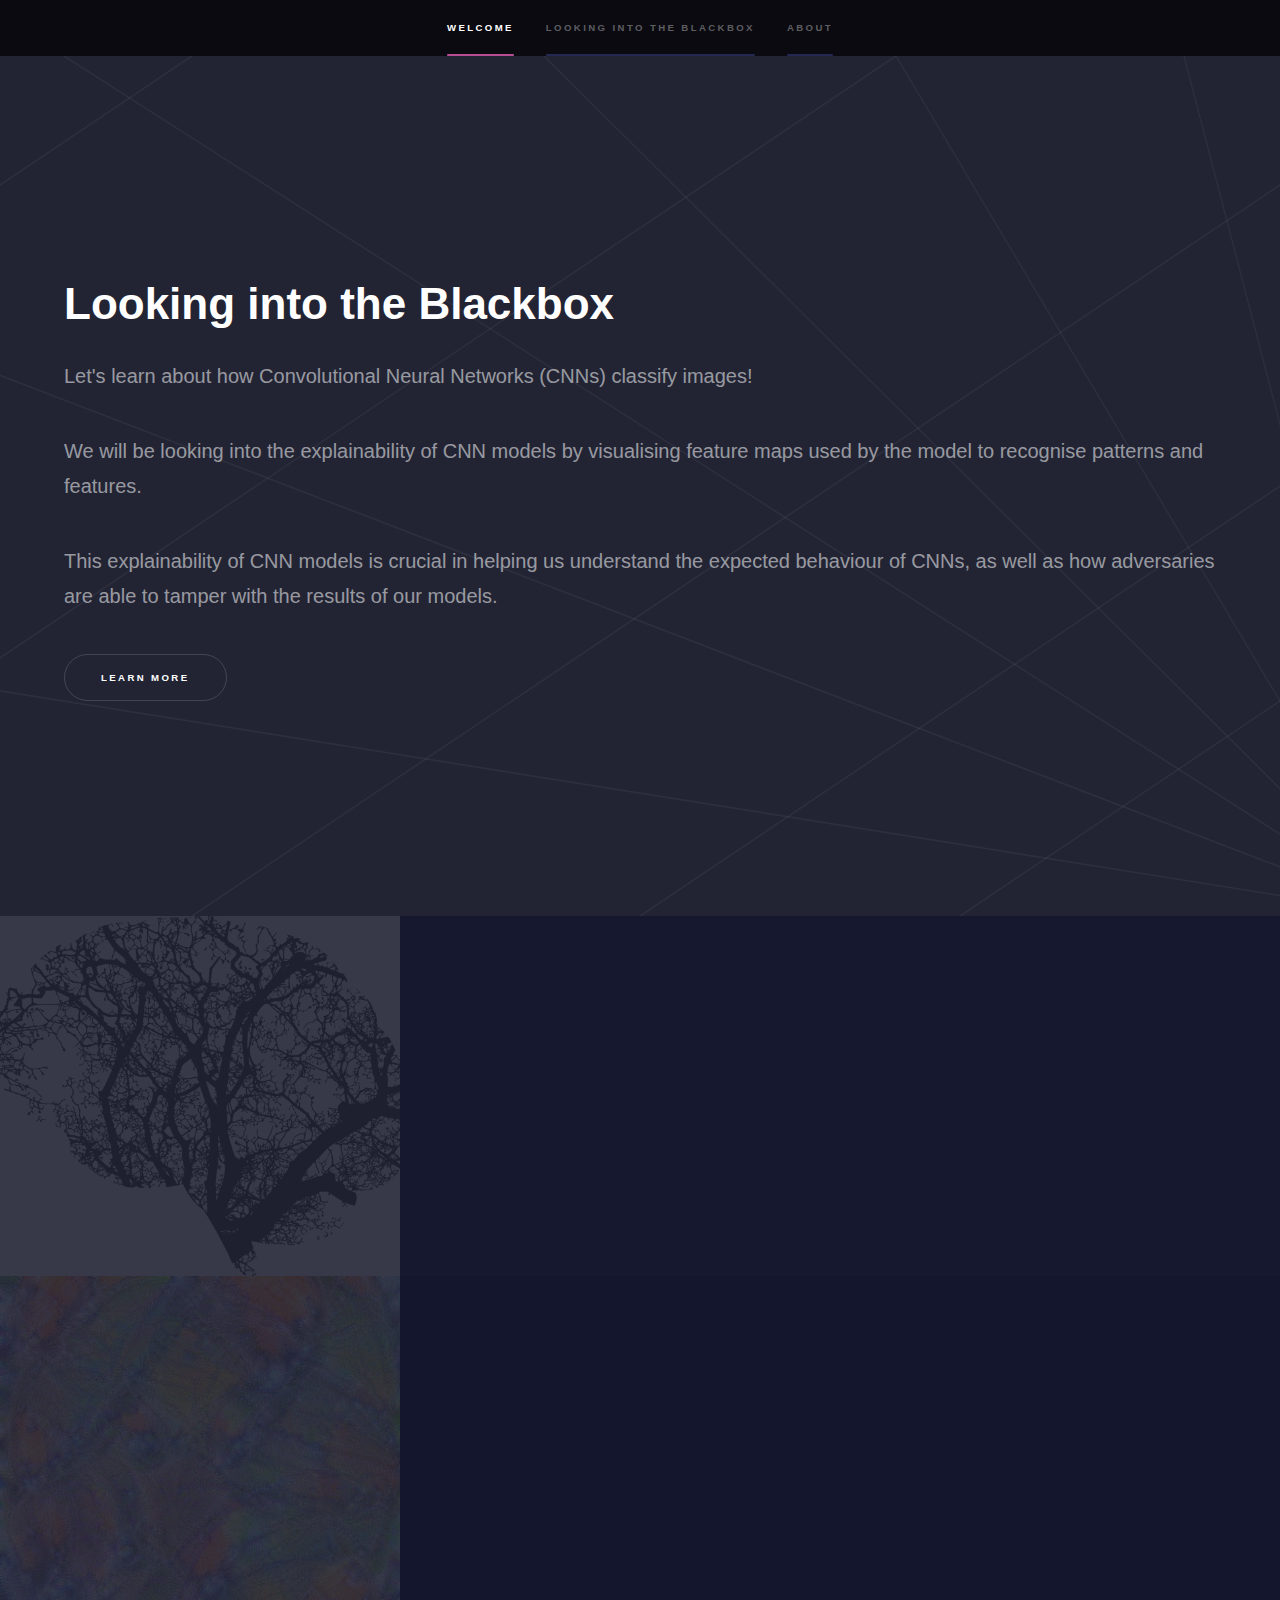
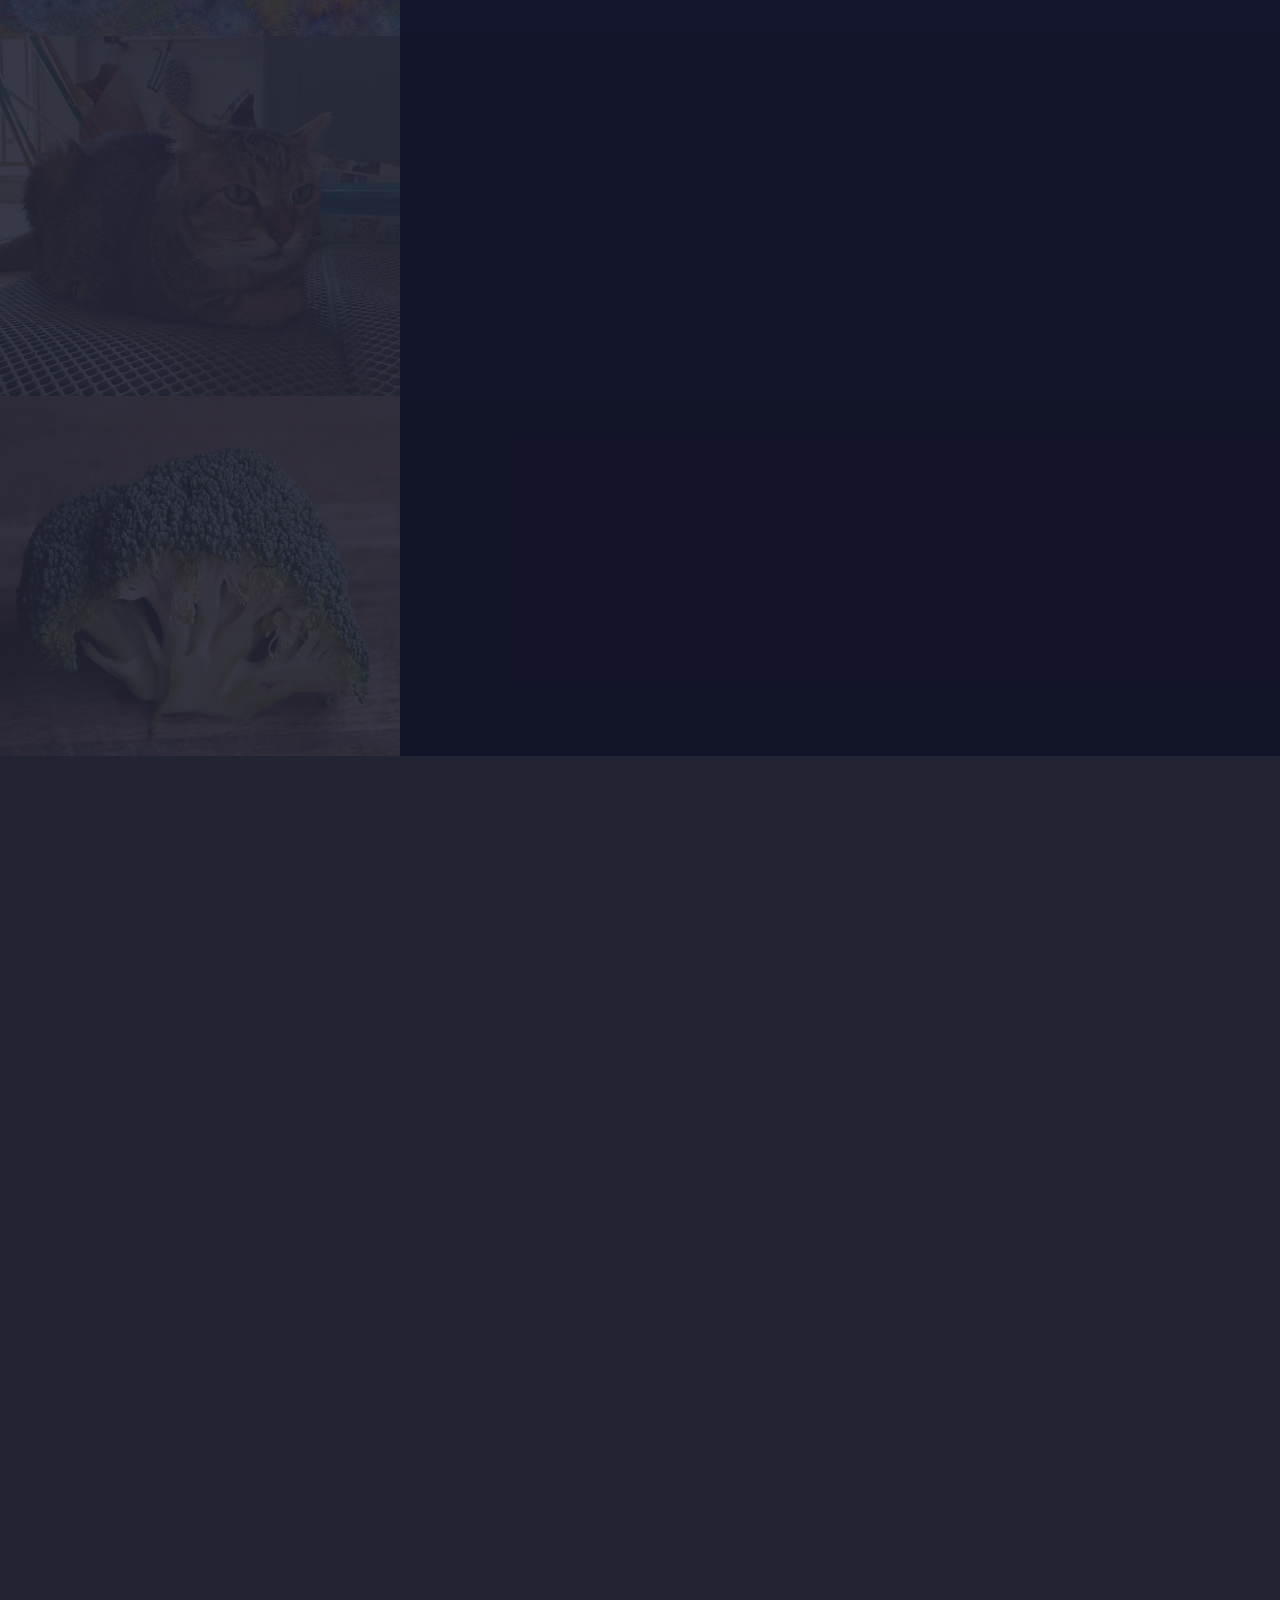
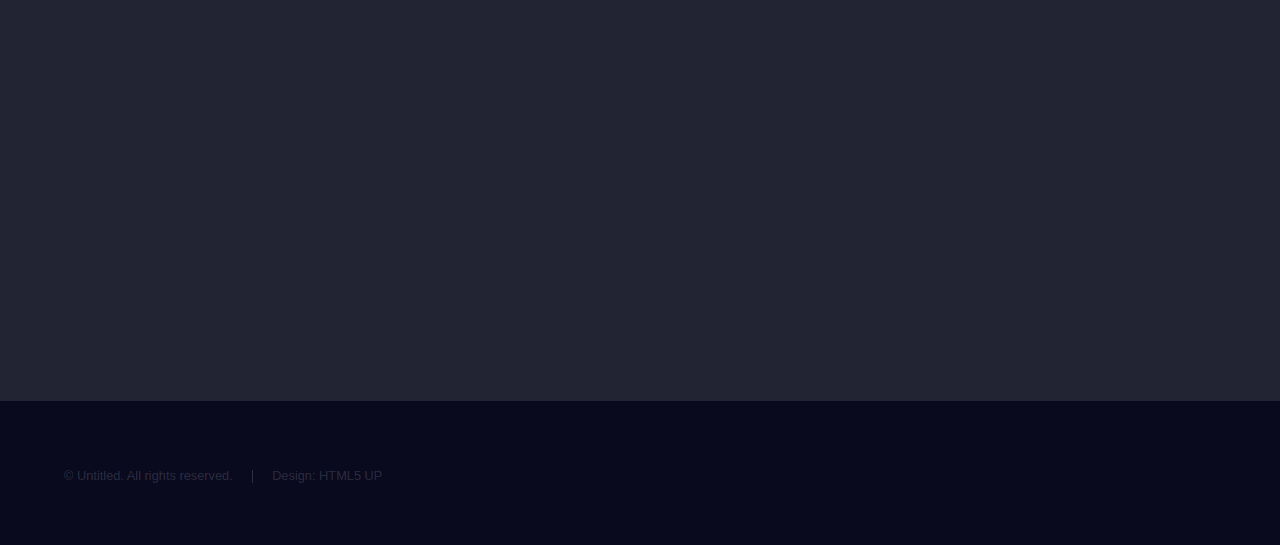
<file: index.html>
<!DOCTYPE HTML>
<!--
	Hyperspace by HTML5 UP
	html5up.net | @ajlkn
	Free for personal and commercial use under the CCA 3.0 license (html5up.net/license)
-->
<html>
	<head>
		<title>Looking into the Blackbox</title>
		<meta charset="utf-8" />
		<meta name="viewport" content="width=device-width, initial-scale=1, user-scalable=no" />
		<link rel="stylesheet" href="assets/css/main.css" />
		<noscript><link rel="stylesheet" href="assets/css/noscript.css" /></noscript>
	</head>
	<body class="is-preload">

		<!-- Sidebar -->
			<section id="sidebar">
				<div class="inner">
					<nav>
						<ul>
							<li><a href="#intro">Welcome</a></li>
							<li><a href="#one">Looking into the Blackbox</a></li>
							<li><a href="#two">About</a></li>
							<!-- <li><a href="#three">Get in touch</a></li> -->
						</ul>
					</nav>
				</div>
			</section>

		<!-- Wrapper -->
			<div id="wrapper">

				<!-- Intro -->
					<section id="intro" class="wrapper style1 fullscreen fade-up">
						<div class="inner">
							<h1>Looking into the Blackbox</h1>
							<p>Let's learn about how Convolutional Neural Networks (CNNs) classify images!</p>
							<p>We will be looking into the explainability of CNN models by visualising feature maps used by the model to recognise patterns and features.</p>
							<p>This explainability of CNN models is crucial in helping us understand the expected behaviour of CNNs, as well as how adversaries are able to tamper with the results of our models.</p>
							<ul class="actions">
								<li><a href="#one" class="button scrolly">Learn more</a></li>
							</ul>
						</div>
					</section>

				<!-- One -->
					<section id="one" class="wrapper style2 spotlights">
						<section>
							<a class="image" style="background-color:white"><img src="images/brain-gdb8264123_640.png" alt="" data-position="center center"></a>
							<div class="content">
								<div class="inner">
									<h2>What is a CNN?</h2>
									<p>CNNs are deep learning algorithms which are widely used in computer vision problems.</p>
									<ul class="actions">
										<li><a href="cnn-basic.html" class="button">Learn more</a></li>
									</ul>
								</div>
							</div>
						</section>
						<section>
							<a class="image"><img src="images/butterfly-feature-6.jpg" alt="" data-position="top center" /></a>
							<div class="content">
								<div class="inner">
									<h2>Explainability of CNN model</h2>
									<p>CNNs classify images through the features which have the greatest activation.</p>
									<ul class="actions">
										<li><a href="cnn-explain.html" class="button">Learn more</a></li>
									</ul>
								</div>
							</div>
						</section>
						<section>
							<a class="image"><img src="images/tabbycat.jpg" alt="" data-position="25% 25%" /></a>
							<div class="content">
								<div class="inner">
									<h2>Let's try manipulating some images!</h2>
									<p>Knowing how the features are activated and "recognised", let us try some manipulation to change the classification.</p>
									<ul class="actions">
										<li><a href="cnn-manipulate.html" class="button">Learn more</a></li>
									</ul>
								</div>
							</div>
						</section>
						<section>
							<a class="image"><img src="images/broccoli-index.jpg" alt="" data-position="25% 25%" /></a>
							<div class="content">
								<div class="inner">
									<h2>Time to wrap it up!</h2>
									<p>Let us summarise some key takeaways.</p>
									<ul class="actions">
										<li><a href="cnn-summary.html" class="button">Learn more</a></li>
									</ul>
								</div>
							</div>
						</section>
					</section>

				<!-- Two -->
				<section id="two" class="wrapper style3 fade-up">
					<div class="inner">
						<h2>About us</h2>
						<img src="images/DSTA logo_reversed white.png" style="padding:20px; background-color:; border-radius: 0.25em; width:20%">
						<p>This is a BrainHack 2022 Showcase to raise awareness on image classification AI models and how images are processed and classified by the models.</p>
						<h3>References</h3>
						<p>Feature visualising code adapted from https://github.com/fg91/visualizing-cnn-feature-maps</p>
						<p>Erhan, Dumitru & Bengio, Y. & Courville, Aaron & Vincent, Pascal. (2009). Visualizing Higher-Layer Features of a Deep Network. Technical Report, Univeristé de Montréal. </p>
						<p>Adversarial attack code adapted from https://github.com/rodgzilla/machine_learning_adversarial_examples</p>
						<p>Goodfellow, Ian & Shlens, Jonathon & Szegedy, Christian. (2014). Explaining and Harnessing Adversarial Examples. arXiv 1412.6572.</p>
						<p>LeNail, (2019). NN-SVG: Publication-Ready Neural Network Architecture Schematics. Journal of Open Source Software, 4(33), 747, https://doi.org/10.21105/joss.00747</p>
						<h3>Attributions</h3>
						<h4>Templates & Icons</h4>
						<ul>
							<li>HTML site template from HTML5 UP</li>
						</ul>
						<h4>Photos</h4>
						<ul>
							<li>Image of neural network layer architecture generated using NN-SVG by Alex LeNail</li>
							<li>Brain image by Gordon Johnson from Pixabay</li>
							<li>Forest image by oyso from Pixabay</li>
							<li>Dog image by Chiemsee2016 from Pixabay</li>
							<li>Bear image by Pexels from Pixabay</li>
							<li>Basketball image by HeungSoon from Pixabay</li>
							<li>Football image by Andy03 from Pixabay</li>
							<li>American football image by Nomad369 from Pixabay</li>
							<li>Butterfly image by M W from Pixabay</li>
							<li>Flower image by Bessi from Pixabay</li>
							<li>Broccoli image by ImageParty from Pixabay</li>
						</ul>
					</div>
				</section>

		<!-- Footer -->
			<footer id="footer" class="wrapper style1-alt">
				<div class="inner">
					<ul class="menu">
						<li>&copy; Untitled. All rights reserved.</li><li>Design: HTML5 UP</li>
					</ul>
				</div>
			</footer>

		<!-- Scripts -->
			<script src="assets/js/jquery.min.js"></script>
			<script src="assets/js/jquery.scrollex.min.js"></script>
			<script src="assets/js/jquery.scrolly.min.js"></script>
			<script src="assets/js/browser.min.js"></script>
			<script src="assets/js/breakpoints.min.js"></script>
			<script src="assets/js/util.js"></script>
			<script src="assets/js/main.js"></script>

	</body>
</html>
</file>
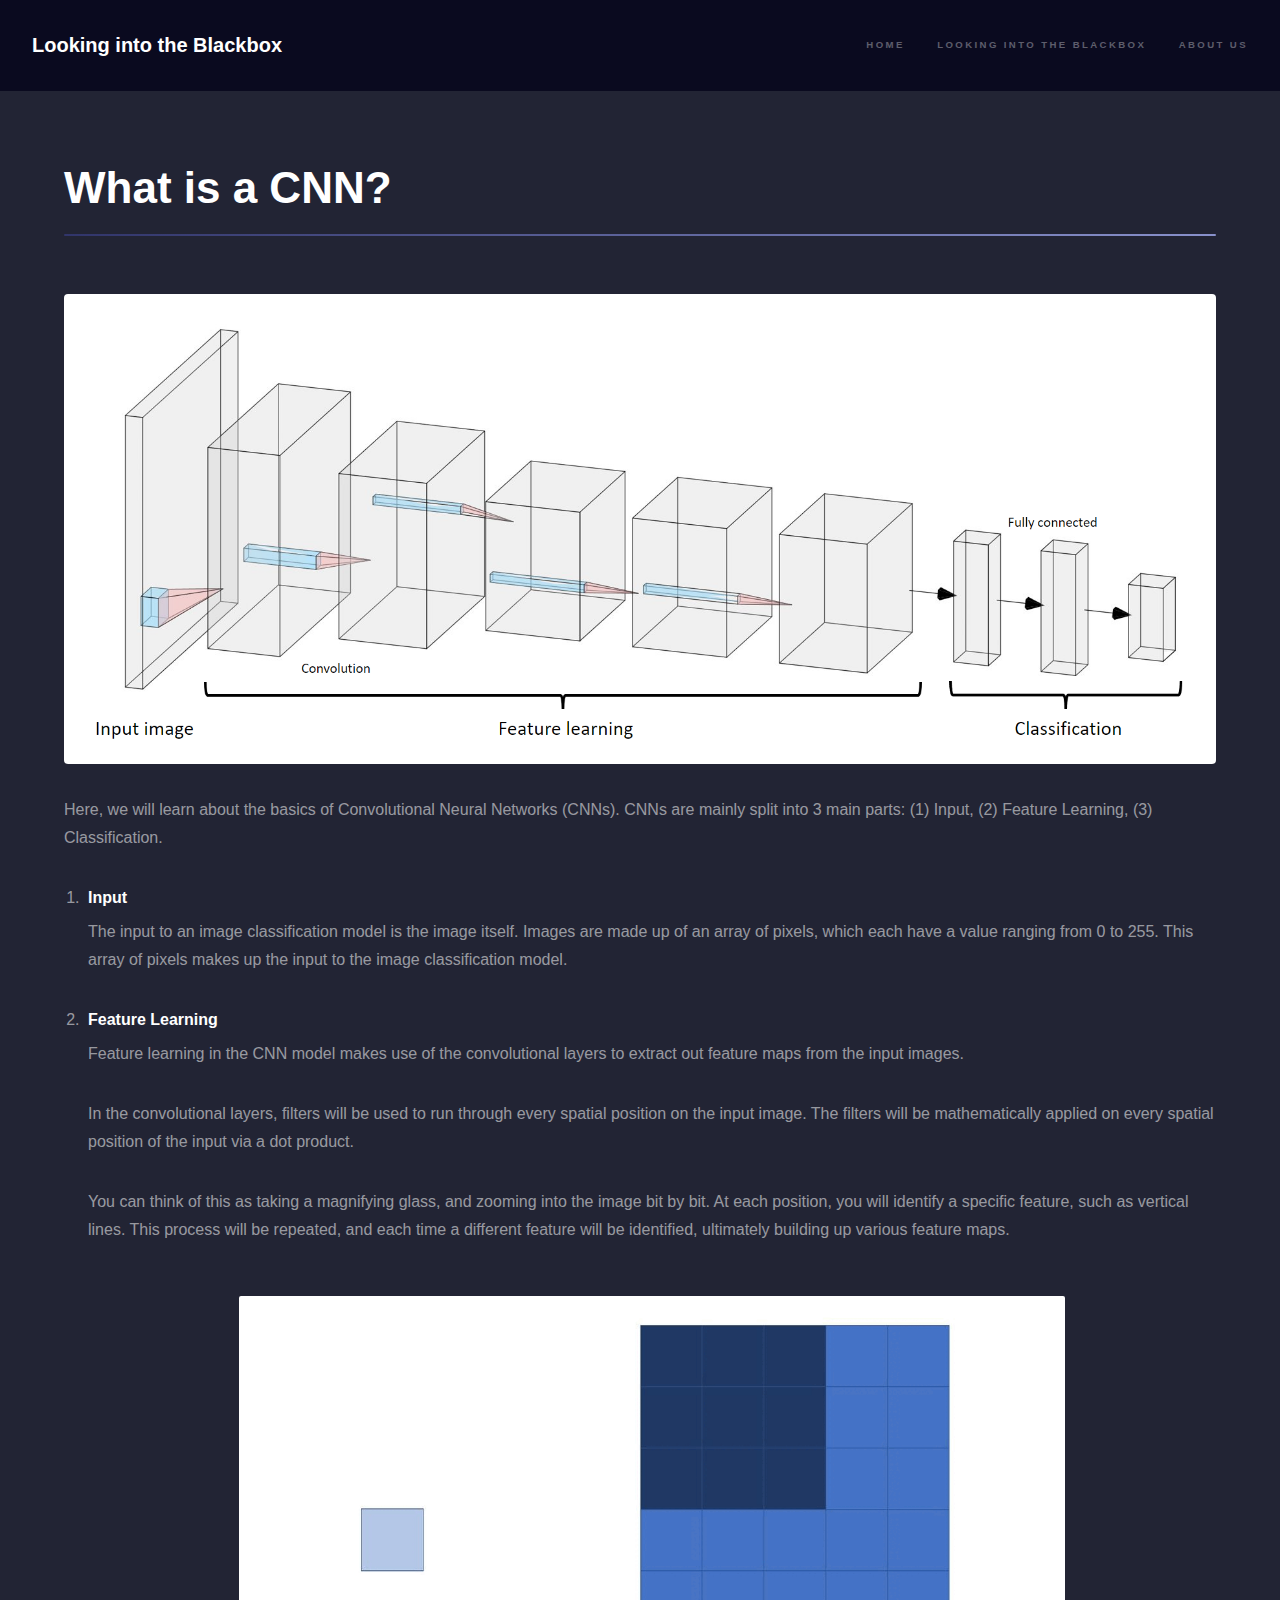
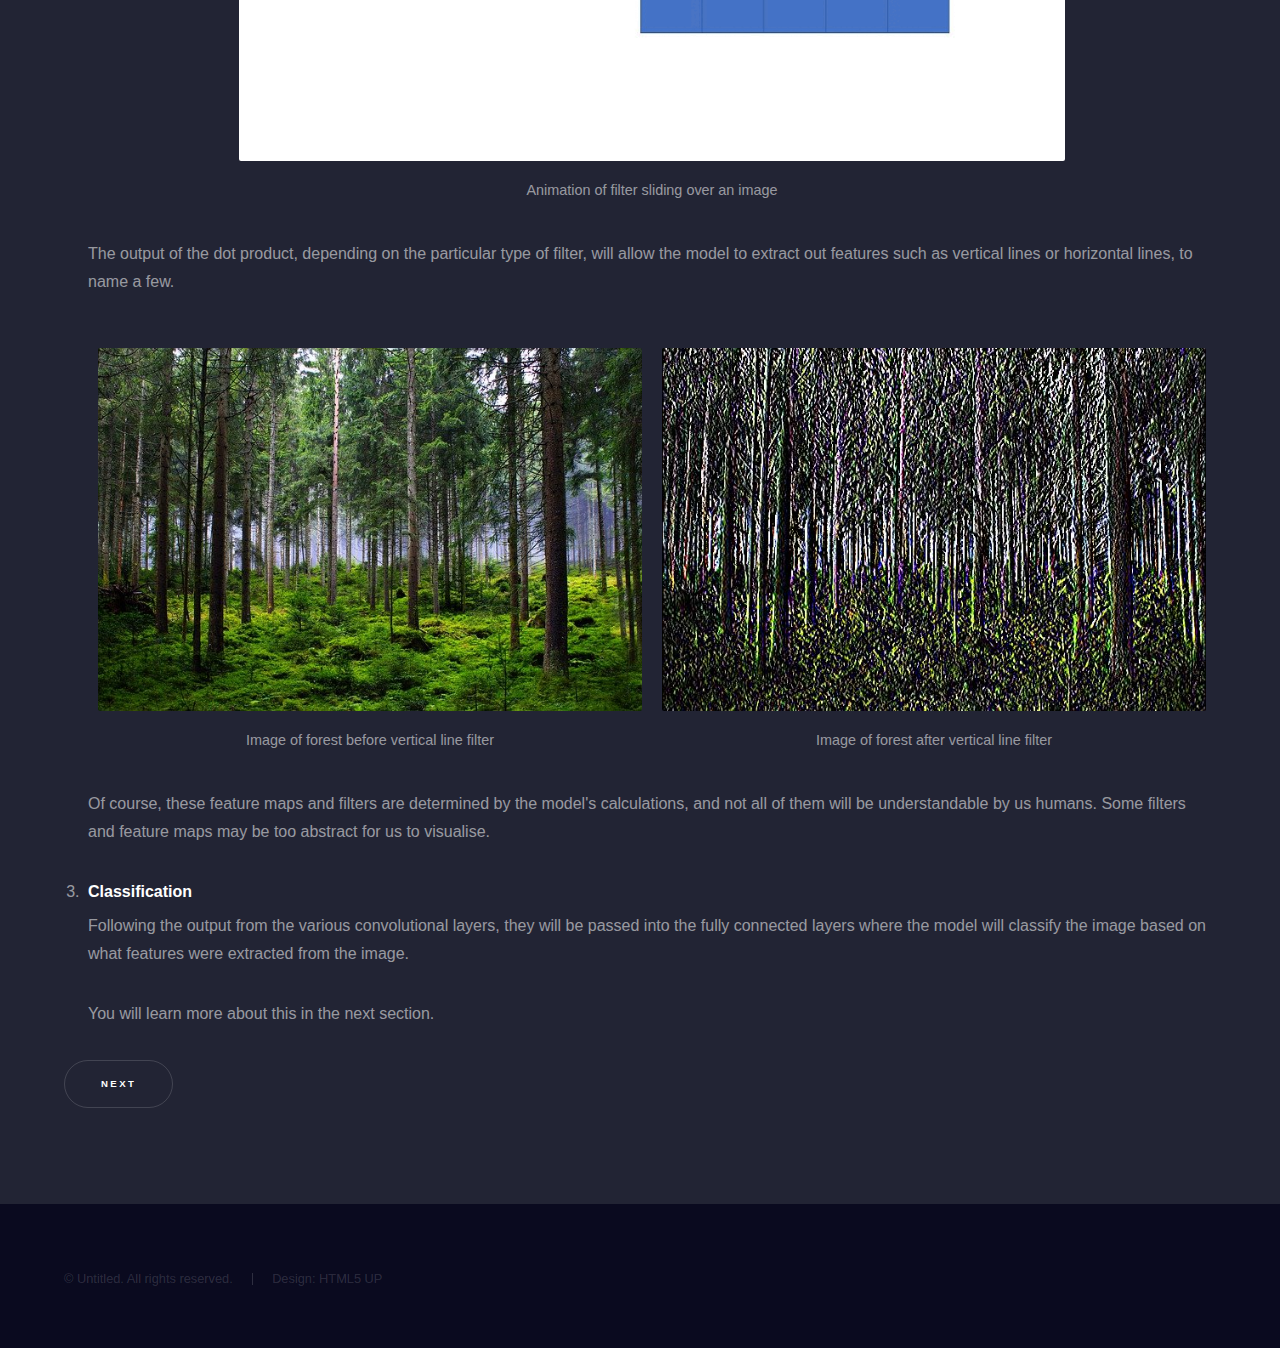
<file: cnn-basic.html>
<!DOCTYPE HTML>
<!--
	Hyperspace by HTML5 UP
	html5up.net | @ajlkn
	Free for personal and commercial use under the CCA 3.0 license (html5up.net/license)
-->
<html>
	<head>
		<title>What is a CNN?</title>
		<meta charset="utf-8" />
		<meta name="viewport" content="width=device-width, initial-scale=1, user-scalable=no" />
		<link rel="stylesheet" href="assets/css/main.css" />
		<noscript><link rel="stylesheet" href="assets/css/noscript.css" /></noscript>
	</head>
	<body class="is-preload">

		<!-- Header -->
			<header id="header">
				<a href="index.html" class="title">Looking into the Blackbox</a>
				<nav>
					<ul>
						<li><a href="index.html">Home</a></li>
						<li><a href="index.html#one">Looking into the Blackbox</a></li>
						<li><a href="index.html#two">About us</a></li>
					</ul>
				</nav>
			</header>

		<!-- Wrapper -->
			<div id="wrapper">

				<!-- Main -->
					<section id="main" class="wrapper">
						<div class="inner">
							<h1 class="major">What is a CNN?</h1>
							<span class="image fit" style="background-color: white;"><img src="images/cnn-architecture.png" alt="" style="padding:15px"></span>
							<p>Here, we will learn about the basics of Convolutional Neural Networks (CNNs). CNNs are mainly split into 3 main parts: (1) Input, (2) Feature Learning, (3) Classification.</p>
							<ol>
								<li>
									<h4>Input</h4>
									<p>
										The input to an image classification model is the image itself. Images are made up of an array of pixels, which each have a value ranging from 0 to 255. This array of pixels makes up the input to the image classification model.
									</p>
								</li>
								<li>
									<h4>Feature Learning</h4>
									<p>
										Feature learning in the CNN model makes use of the convolutional layers to extract out feature maps from the input images.
									</p>
									<p>
										In the convolutional layers, filters will be used to run through every spatial position on the input image. The filters will be mathematically applied on every spatial position of the input via a dot product. 
									</p>
									<p>	
										You can think of this as taking a magnifying glass, and zooming into the image bit by bit. At each position, you will identify a specific feature, such as vertical lines. This process will be repeated, and each time a different feature will be identified, ultimately building up various feature maps.
									</p>

									<div class="img-showcase">
										<figure>
											<img src="images/sliding.gif" style="width: 75%;">
											<figcaption>Animation of filter sliding over an image</figcaption>
										</figure>
									</div>
									<p>
										The output of the dot product, depending on the particular type of filter, will allow the model to extract out features such as vertical lines or horizontal lines, to name a few. 
									</p>
									<div class="img-showcase">
										<figure>
											<img src="images/forest-before.jpg">
											<figcaption>Image of forest before vertical line filter</figcaption>
										</figure>
										<figure>
											<img src="images/forest-after.jpg">
											<figcaption>Image of forest after vertical line filter</figcaption>
										</figure>
									</div>
									<p>
										Of course, these feature maps and filters are determined by the model's calculations, and not all of them will be understandable by us humans. Some filters and feature maps may be too abstract for us to visualise.
									</p>
								</li>
								<li>
									<h4>Classification</h4>
									<p>
										Following the output from the various convolutional layers, they will be passed into the fully connected layers where the model will classify the image based on what features were extracted from the image.
									</p>
									<p>
										You will learn more about this in the next section.
									</p>
								</li>

								</li>
							</ol>
							<!-- <ul class="actions">
								<li><a href="index.html#one" class="button">Back</a></li>
							</ul> -->
							<ul class="actions">
								<li><a href="cnn-explain.html" class="button">Next</a></li>
							</ul>
							<ul class="actions">
								
							</ul>
						</div>
					</section>

			</div>

		<!-- Footer -->
			<footer id="footer" class="wrapper alt">
				<div class="inner">
					<ul class="menu">
						<li>&copy; Untitled. All rights reserved.</li><li>Design: HTML5 UP</li>
					</ul>
				</div>
			</footer>

		<!-- Scripts -->
			<script src="assets/js/jquery.min.js"></script>
			<script src="assets/js/jquery.scrollex.min.js"></script>
			<script src="assets/js/jquery.scrolly.min.js"></script>
			<script src="assets/js/browser.min.js"></script>
			<script src="assets/js/breakpoints.min.js"></script>
			<script src="assets/js/util.js"></script>
			<script src="assets/js/main.js"></script>

	</body>
</html>
</file>
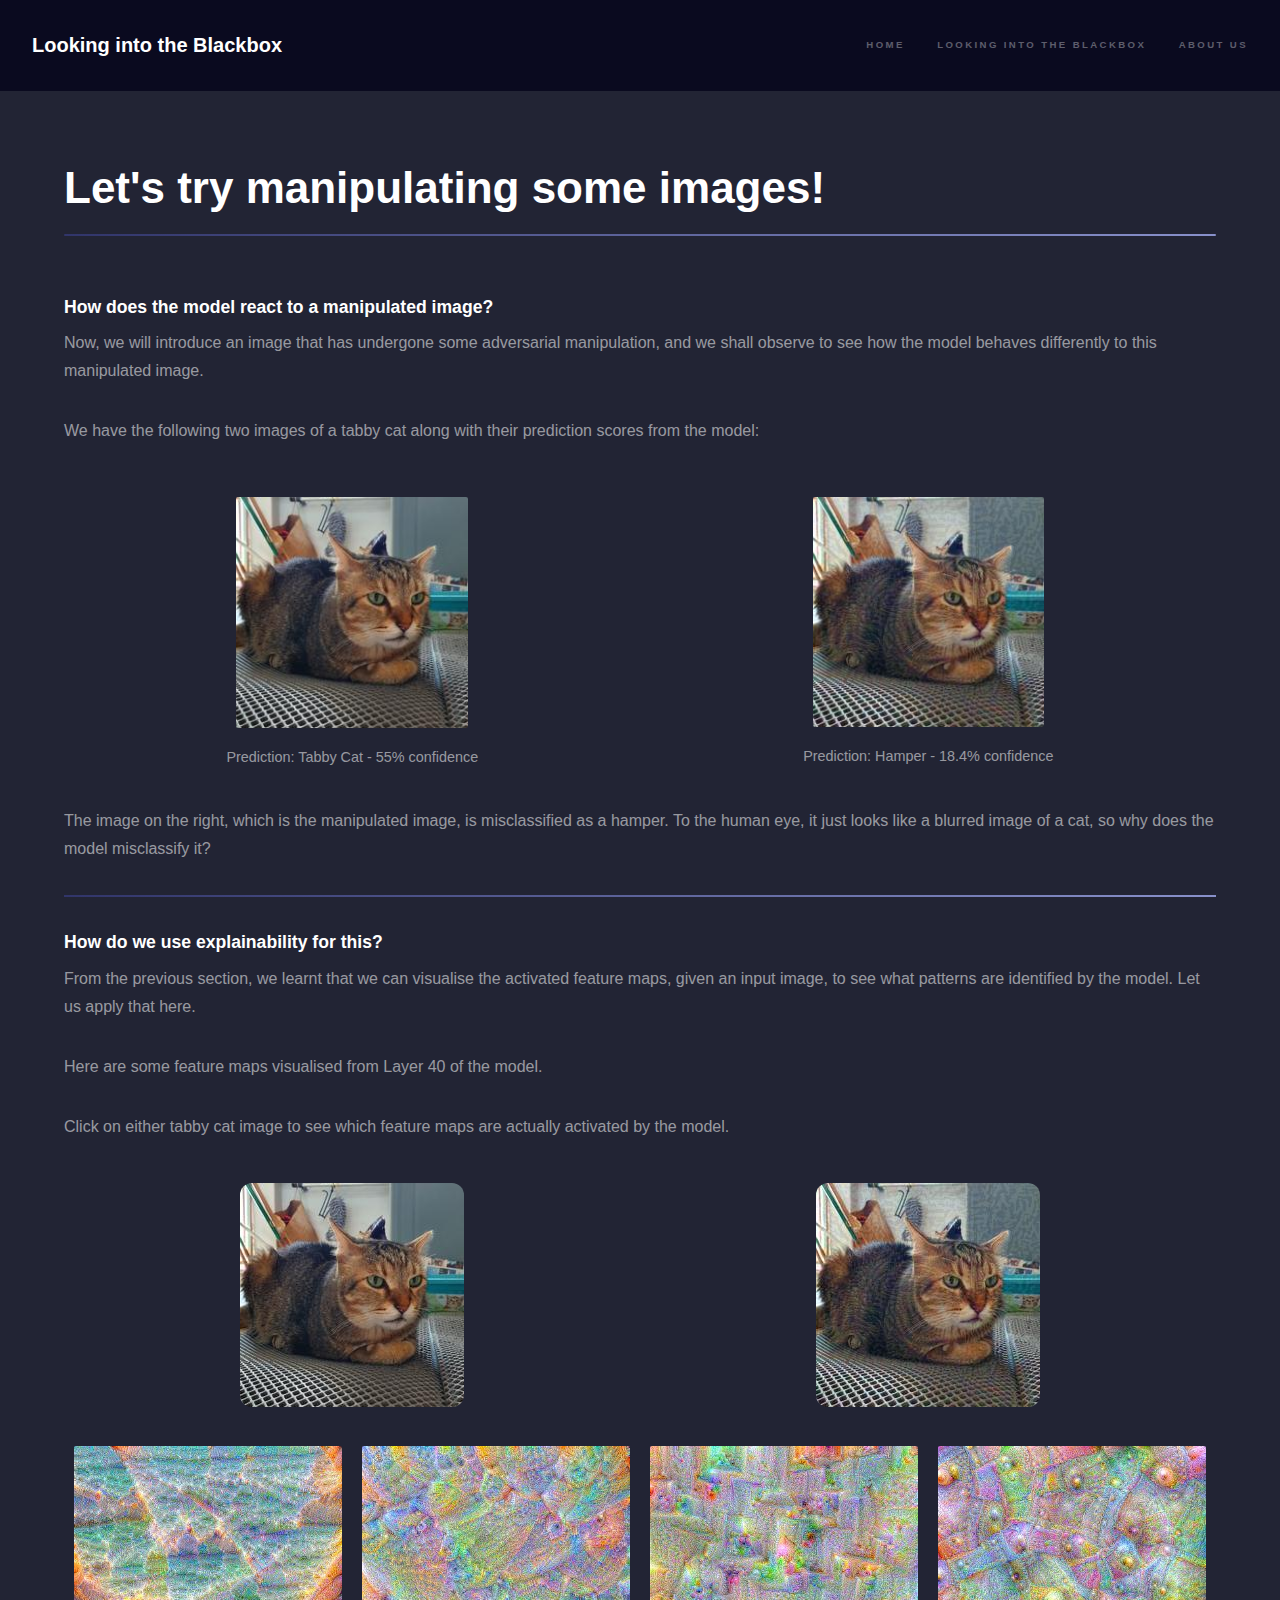
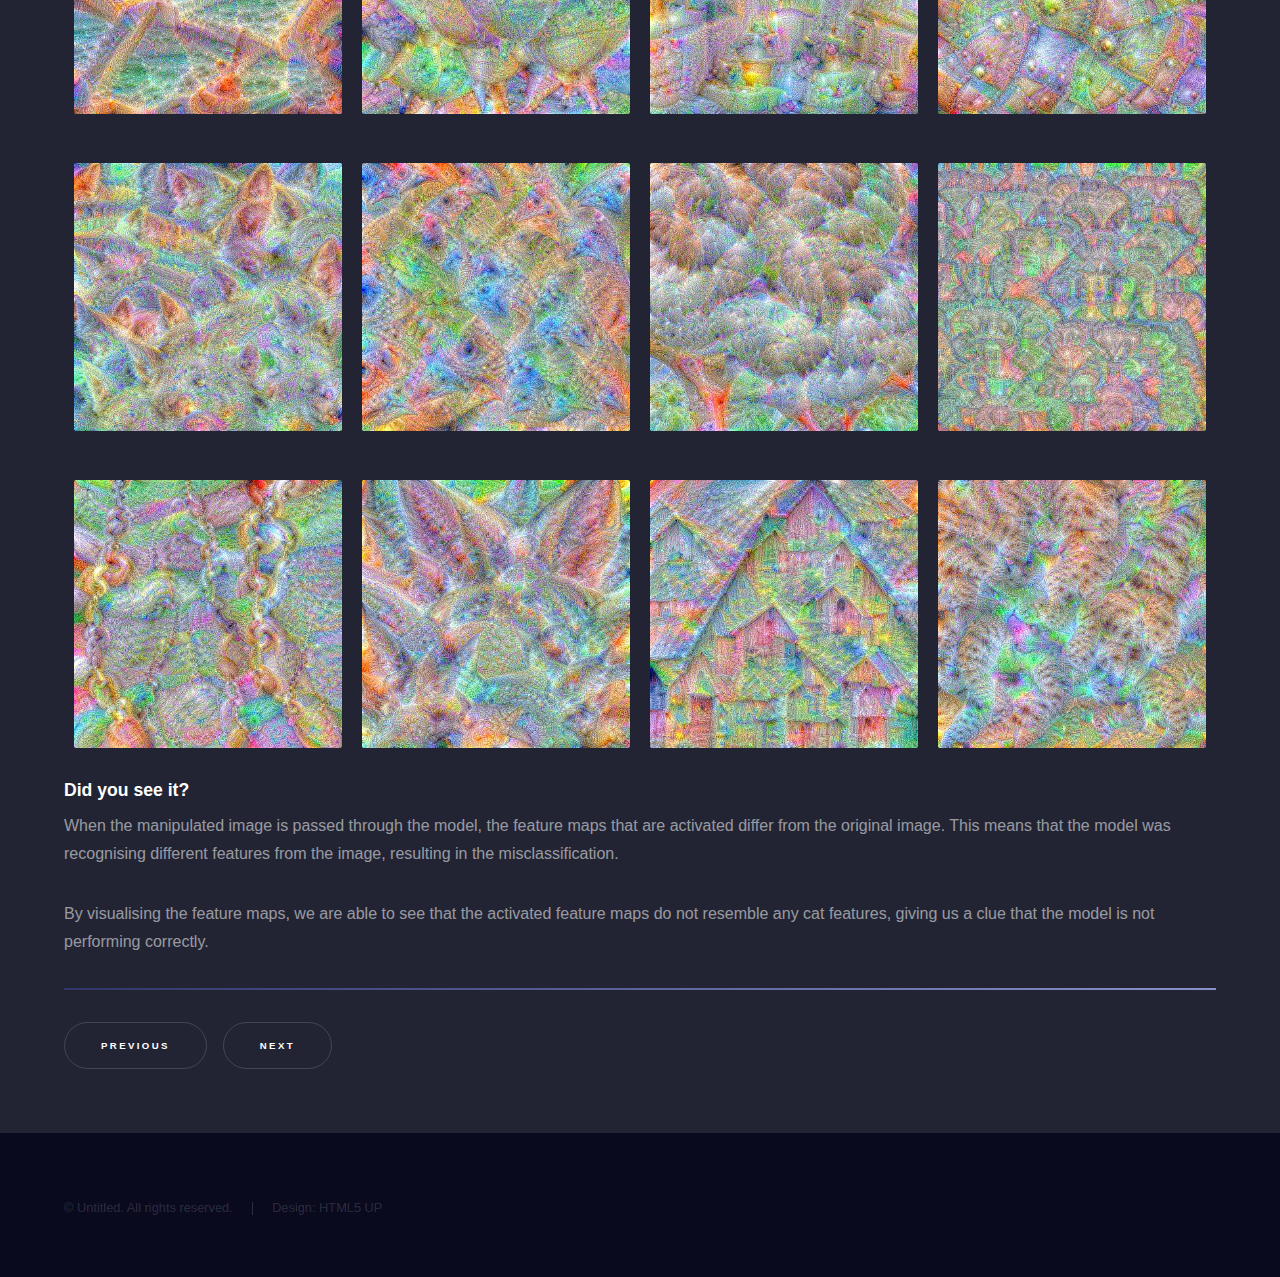
<file: cnn-manipulate.html>
<!DOCTYPE HTML>
<!--
	Hyperspace by HTML5 UP
	html5up.net | @ajlkn
	Free for personal and commercial use under the CCA 3.0 license (html5up.net/license)
-->
<html>
	<head>
		<title>Let's try manipulating some images!</title>
		<meta charset="utf-8" />
		<meta name="viewport" content="width=device-width, initial-scale=1, user-scalable=no" />
		<link rel="stylesheet" href="assets/css/main.css" />
		<noscript><link rel="stylesheet" href="assets/css/noscript.css" /></noscript>
	</head>
	<body class="is-preload">

		<!-- Header -->
			<header id="header">
				<a href="index.html" class="title">Looking into the Blackbox</a>
				<nav>
					<ul>
						<li><a href="index.html">Home</a></li>
						<li><a href="index.html#one">Looking into the Blackbox</a></li>
						<li><a href="index.html#two">About us</a></li>
					</ul>
				</nav>
			</header>

		<!-- Wrapper -->
			<div id="wrapper">

				<!-- Main -->
					<section id="main" class="wrapper">
						<div class="inner">
							<h1 class="major">Let's try manipulating some images!</h1>
							<!-- <span class="image fit"><img src="images/adversarial-banner.png" alt="" /></span> -->
							<h3>How does the model react to a manipulated image?</h3>
							<p>Now, we will introduce an image that has undergone some adversarial manipulation, and we shall observe to see how the model behaves differently to this manipulated image.</p>
							<p>We have the following two images of a tabby cat along with their prediction scores from the model:</p>
							<div class="img-showcase">
								<figure>
									<img src="images/teddy.jpg">
									<figcaption>Prediction: Tabby Cat - 55% confidence</figcaption>
								</figure>
								<figure>
									<img src="images/teddy-adversarial.jpg">
									<figcaption>Prediction: Hamper - 18.4% confidence</figcaption>
								</figure>
							</div>
							<p>The image on the right, which is the manipulated image, is misclassified as a hamper. To the human eye, it just looks like a blurred image of a cat, so why does the model misclassify it?</p>
							<hr class="divider">
							<h3>How do we use explainability for this?</h3>
							<p>From the previous section, we learnt that we can visualise the activated feature maps, given an input image, to see what patterns are identified by the model. Let us apply that here.</p>
							<p>Here are some feature maps visualised from Layer 40 of the model.</p>
							<p>Click on either tabby cat image to see which feature maps are actually activated by the model.</p>
							<div class="adv-showcase-option">
								<figure id="tabby" class="showcase-opt">
									<img src="images/teddy.jpg" style="padding:0px">
								</figure>
								<figure id="tabby-adv" class="showcase-opt">
									<img src="images/teddy-adversarial.jpg" style="padding:0px">
								</figure>
							</div>
							<div id="q" class="adv-showcase">
								<figure class="tabby tabby-adv">
									<img src="images/layer_40_filter_8.jpg">
								</figure>
								<figure class="tabby tabby-adv">
									<img src="images/layer_40_filter_12.jpg">
								</figure>
								<figure class="tabby-adv">
									<img src="images/tabbycat-feature-1.jpg">
								</figure>
								<figure class="tabby tabby-adv">
									<img src="images/layer_40_filter_45.jpg">
								</figure>
							</div>

							<div id="w" class="adv-showcase">
								<figure class="tabby-adv">
									<img src="images/tabbycat-feature-2.jpg">
								</figure>
								<figure class="tabby tabby-adv">
									<img src="images/layer_40_filter_256.jpg">
								</figure>
								<figure class="tabby tabby-adv">
									<img src="images/layer_40_filter_64.jpg">
								</figure>
								<figure class="tabby">
									<img src="images/teddy-adversarial-feature.jpg">
								</figure>
							</div>
							<div id="e" class="adv-showcase">
								<figure class="tabby tabby-adv">
									<img src="images/layer_40_filter_265.jpg">
								</figure>
								<figure class="tabby-adv">
									<img src="images/tabbycat-feature-3.jpg">
								</figure>
								<figure class="tabby tabby-adv">
									<img src="images/layer_40_filter_443.jpg">
								</figure>
								<figure class="tabby-adv">
									<img src="images/tabbycat-feature-4.jpg">
								</figure>
							</div>
							<h3>Did you see it?</h3>
							<p>When the manipulated image is passed through the model, the feature maps that are activated differ from the original image. This means that the model was recognising different features from the image, resulting in the misclassification.</p>
							<p>By visualising the feature maps, we are able to see that the activated feature maps do not resemble any cat features, giving us a clue that the model is not performing correctly.</p>
							<hr class="divider">
							
							<!-- <ul class="actions">
								<li><a href="index.html#one" class="button">Back</a></li>
							</ul> -->
							<ul class="actions">
								<li><a href="cnn-explain.html" class="button">Previous</a></li>
								<li><a href="cnn-summary.html" class="button">Next</a></li>
							</ul>
						</div>
					</section>

			</div>

		<!-- Footer -->
			<footer id="footer" class="wrapper alt">
				<div class="inner">
					<ul class="menu">
						<li>&copy; Untitled. All rights reserved.</li><li>Design: HTML5 UP</li>
					</ul>
				</div>
			</footer>

		<!-- Scripts -->
			<script src="assets/js/jquery.min.js"></script>
			<script src="assets/js/jquery.scrollex.min.js"></script>
			<script src="assets/js/jquery.scrolly.min.js"></script>
			<script src="assets/js/browser.min.js"></script>
			<script src="assets/js/breakpoints.min.js"></script>
			<script src="assets/js/util.js"></script>
			<script src="assets/js/main.js"></script>
			<!-- Script for selecting option for feature maps -->
			<script>
				$("figure.showcase-opt").click(function () {
					var content = this.id;
					var row = document.getElementsByClassName("adv-showcase");

					// Check if button has been clicked before
					if (this.classList.contains("click")) {
						// Remove click
						this.classList.remove("click");
						this.children[0].style.removeProperty('border');
						for (var i = 0; i < row.length; i++) {
							var children = row[i].children;
							for (var x = 0; x < children.length; x++) {
								// Revert all to original
								children[x].style.opacity = "1";
							}
						}
						return;
					}
					
					//  Remove click from all options (reset)
					var remove = document.getElementsByClassName("showcase-opt click");
					for (var n = 0; n < remove.length; n++) {
						remove[n].children[0].style.removeProperty('border');
						remove[n].classList.remove("click");
					}
					// Click current button
					this.classList.add("click");
					this.children[0].style.border = "2px solid rgb(235, 235, 235)";
					for (var i = 0; i < row.length; i++) {
						var children = row[i].children;
						for (var x = 0; x < children.length; x++) {
							if (children[x].classList.contains(content)) {
								children[x].style.opacity = "0.3";
							} else {
								children[x].style.opacity = "1";
							}
						}
					}
				})
			</script>

	</body>
</html>
</file>
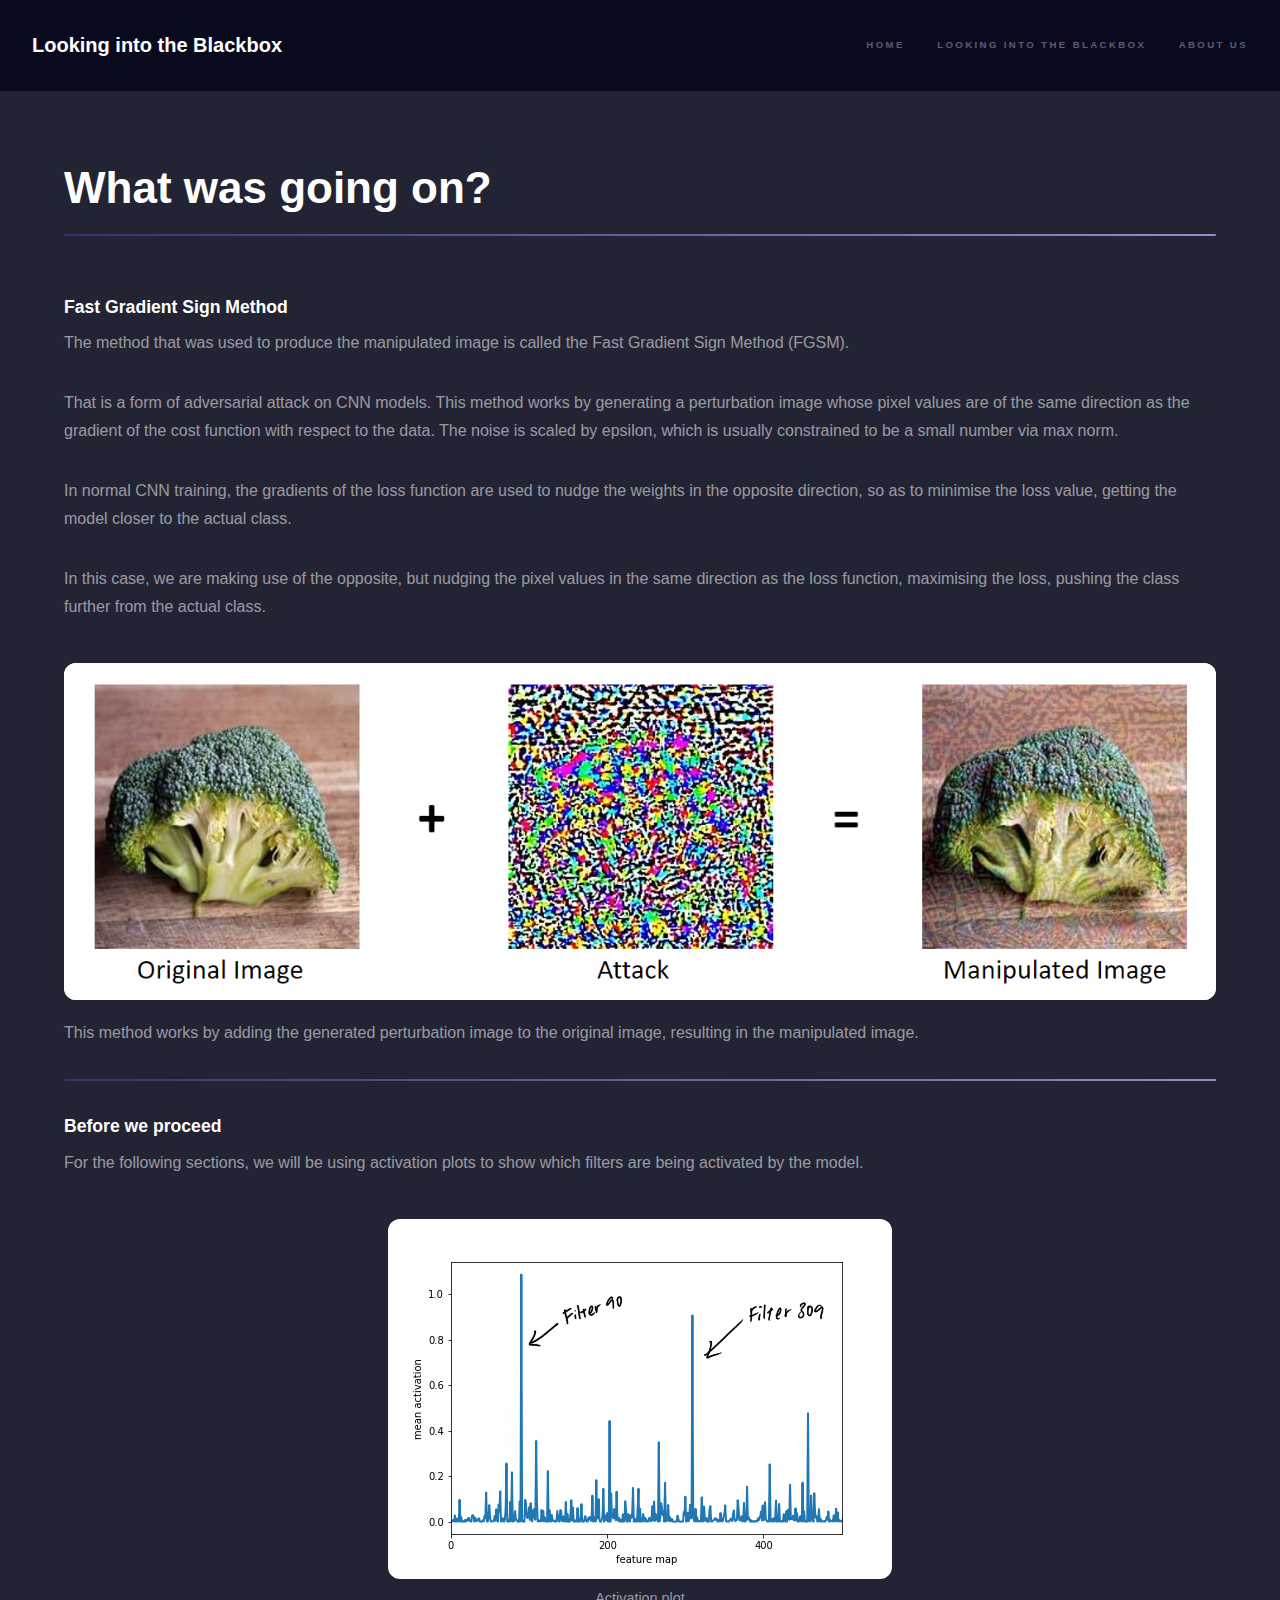
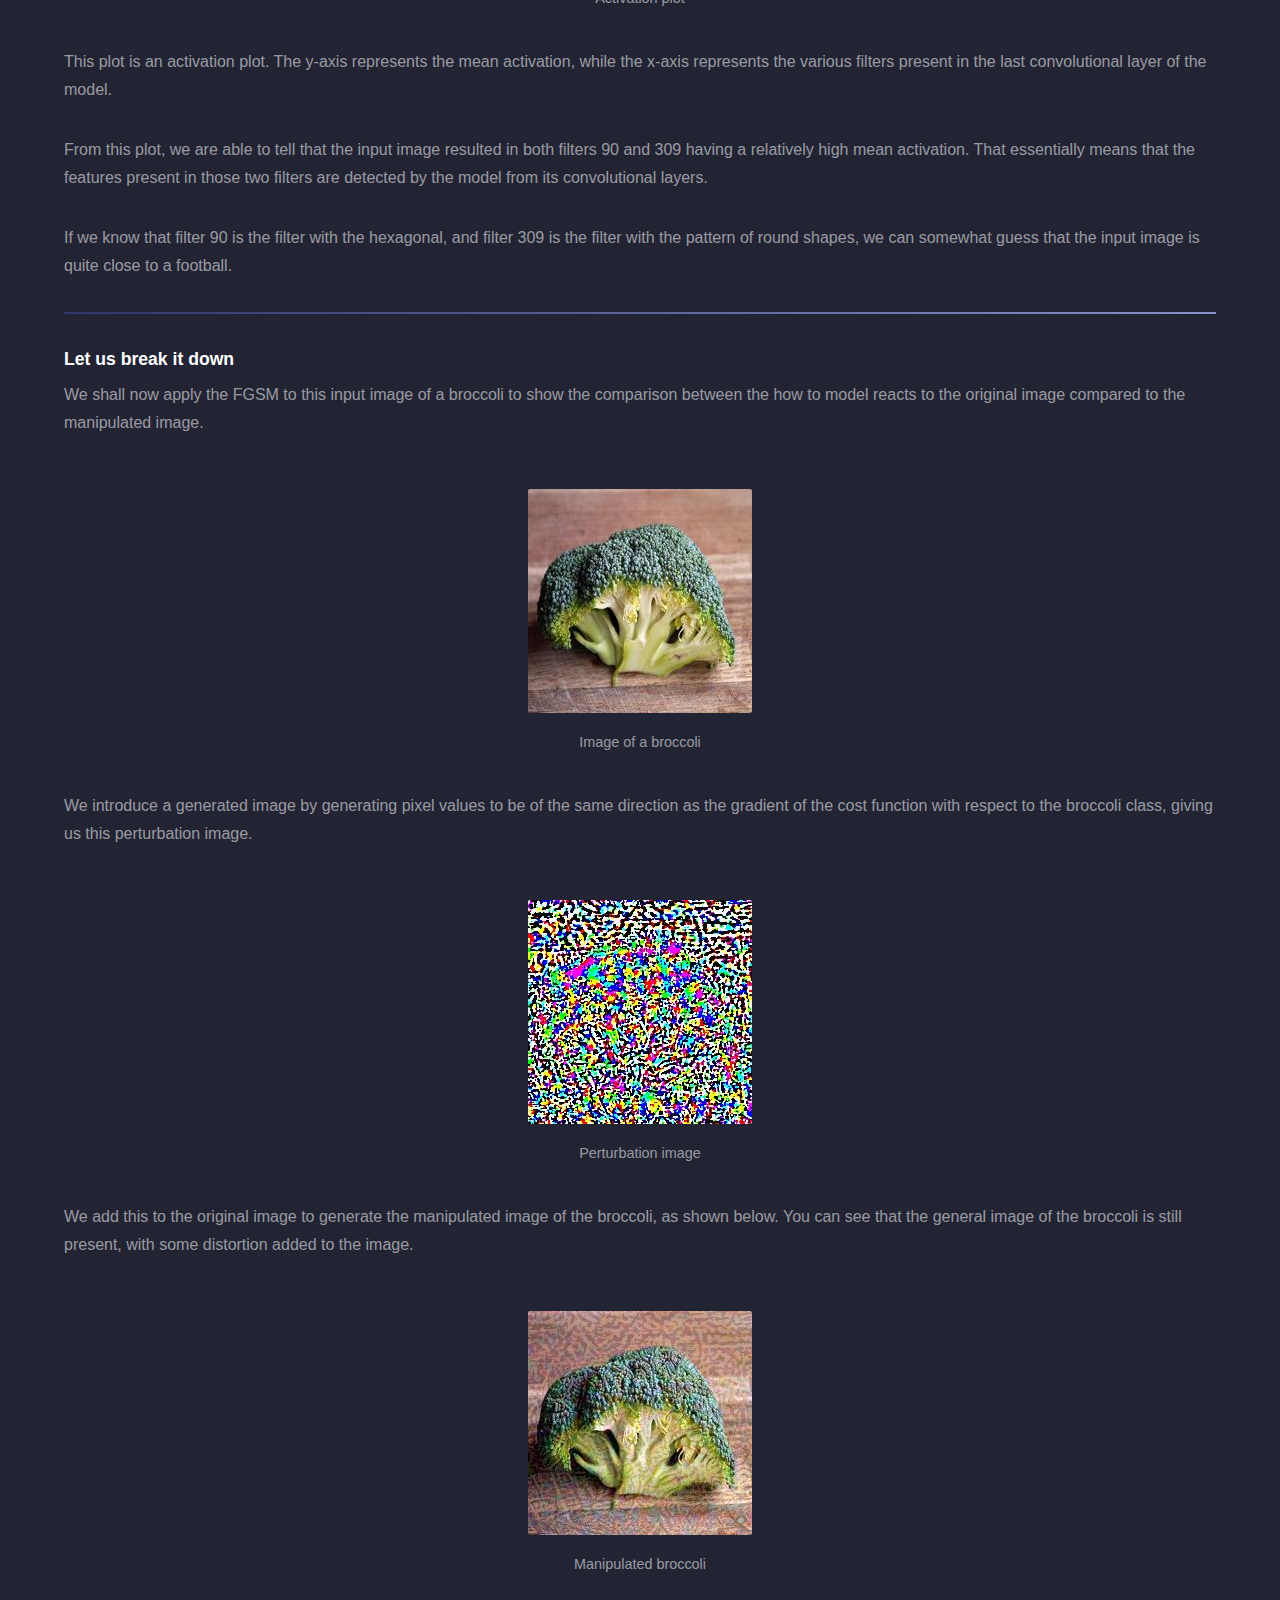
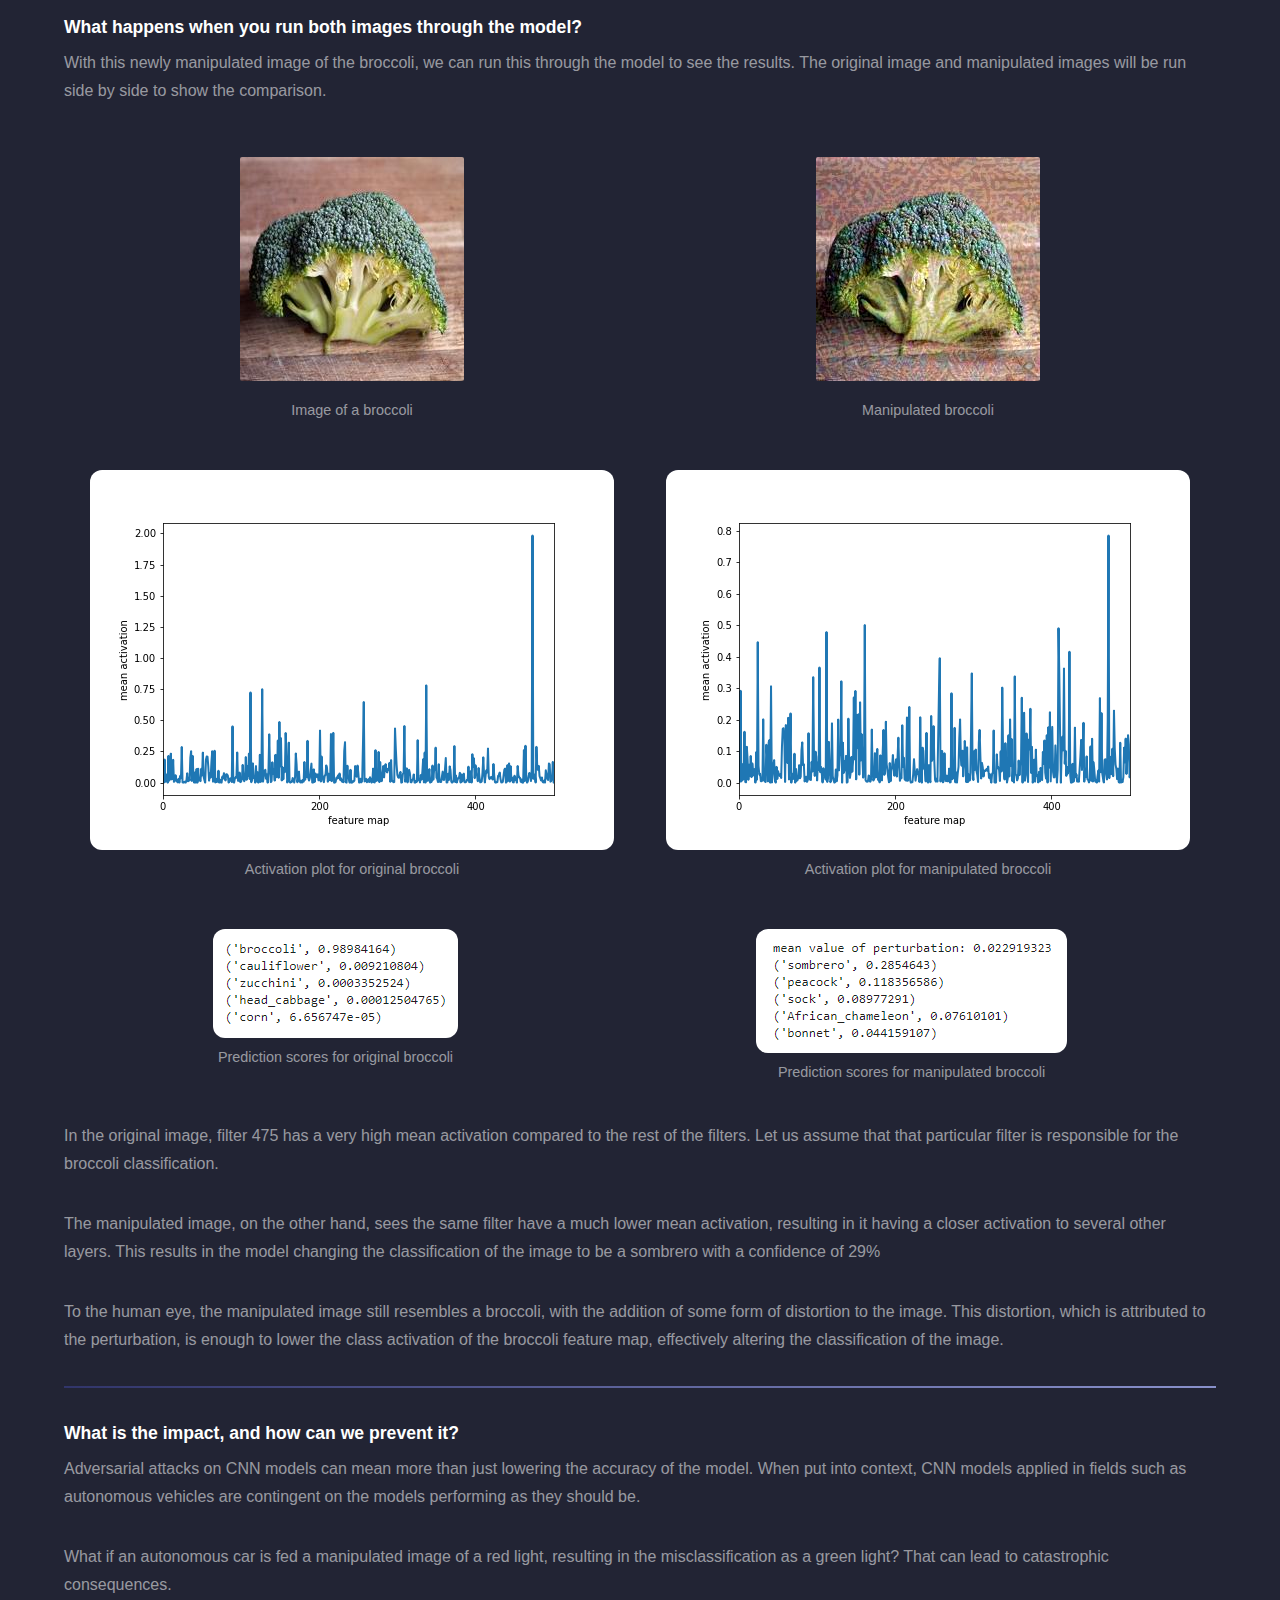
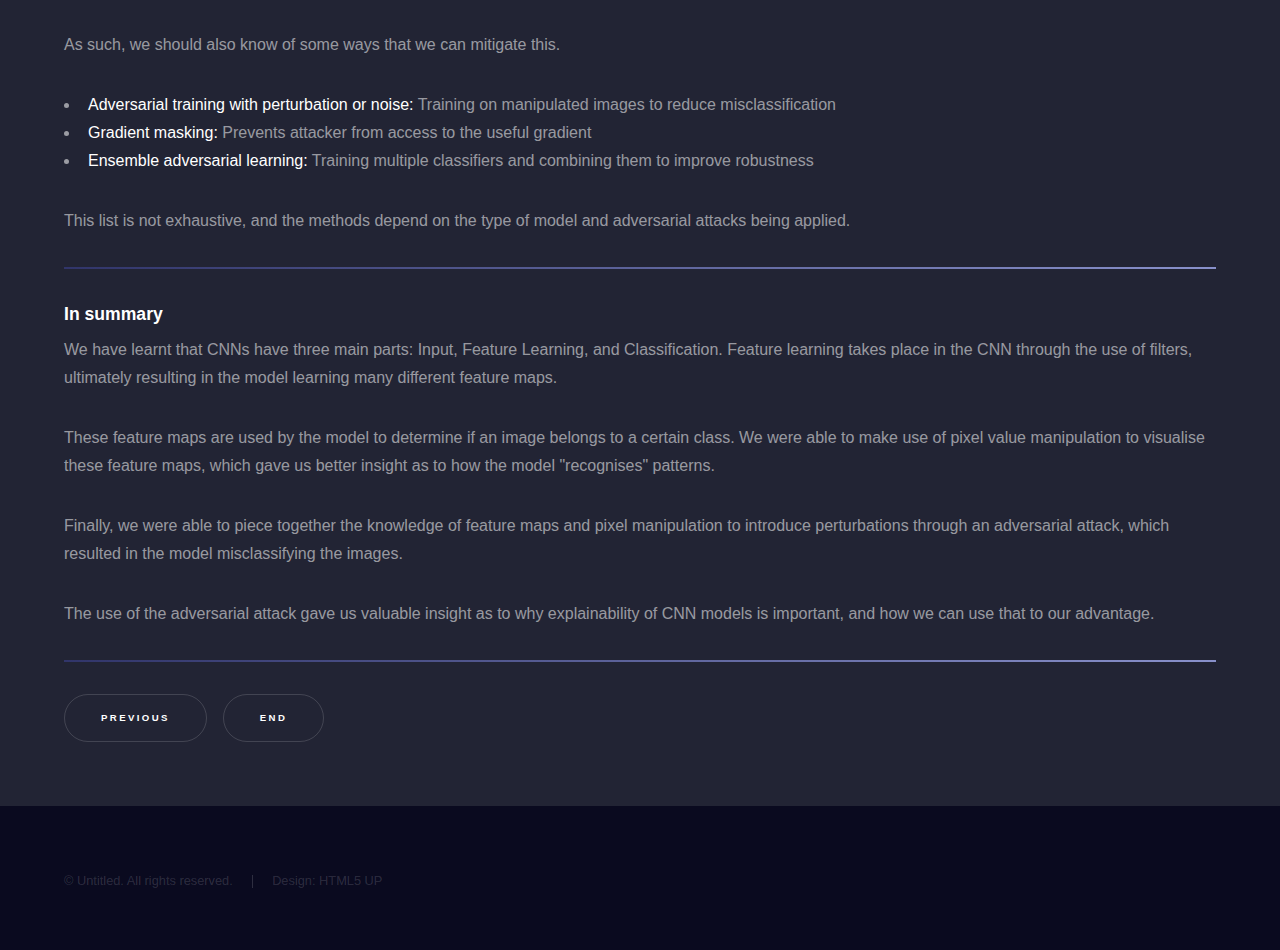
<file: cnn-summary.html>
<!DOCTYPE HTML>
<!--
	Hyperspace by HTML5 UP
	html5up.net | @ajlkn
	Free for personal and commercial use under the CCA 3.0 license (html5up.net/license)
-->
<html>
	<head>
		<title>What have we learnt?</title>
		<meta charset="utf-8" />
		<meta name="viewport" content="width=device-width, initial-scale=1, user-scalable=no" />
		<link rel="stylesheet" href="assets/css/main.css" />
		<noscript><link rel="stylesheet" href="assets/css/noscript.css" /></noscript>
	</head>
	<body class="is-preload">

		<!-- Header -->
			<header id="header">
				<a href="index.html" class="title">Looking into the Blackbox</a>
				<nav>
					<ul>
						<li><a href="index.html">Home</a></li>
						<li><a href="index.html#one">Looking into the Blackbox</a></li>
						<li><a href="index.html#two">About us</a></li>
					</ul>
				</nav>
			</header>

		<!-- Wrapper -->
			<div id="wrapper">

				<!-- Main -->
					<section id="main" class="wrapper">
						<div class="inner">
							<h1 class="major">What was going on?</h1>
							<!-- <span class="image fit"><img src="images/adversarial-banner.png" alt="" /></span> -->
							<h3>
								Fast Gradient Sign Method
							</h3>
							<p>The method that was used to produce the manipulated image is called the Fast Gradient Sign Method (FGSM).</p>
							<p>That is a form of adversarial attack on CNN models. This method works by generating a perturbation image whose pixel values are of the same direction as the gradient of the cost function with respect to the data. The noise is scaled by epsilon, which is usually constrained to be a small number via max norm.</p>
							<p>In normal CNN training, the gradients of the loss function are used to nudge the weights in the opposite direction, so as to minimise the loss value, getting the model closer to the actual class.</p>
							<p>In this case, we are making use of the opposite, but nudging the pixel values in the same direction as the loss function, maximising the loss, pushing the class further from the actual class.</p>
							<div class="img-showcase">
								<figure>
									<img src="images/adversarial-banner.png" style="width:100%; background-color: white; padding:0;">
								</figure>
							</div>
							<p>This method works by adding the generated perturbation image to the original image, resulting in the manipulated image.</p>
							<hr class="divider">
							<h3>
								Before we proceed
							</h3>
							<p>For the following sections, we will be using activation plots to show which filters are being activated by the model.</p>
							<div class="img-showcase">
								<figure>
									<img src="images/activation-plot.png" style="width:100%; background-color: white; padding:0;">
									<figcaption>Activation plot</figcaption>
								</figure>
							</div>
							<p>This plot is an activation plot. The y-axis represents the mean activation, while the x-axis represents the various filters present in the last convolutional layer of the model.</p>
							<p>From this plot, we are able to tell that the input image resulted in both filters 90 and 309 having a relatively high mean activation. That essentially means that the features present in those two filters are detected by the model from its convolutional layers.</p>
							<p>If we know that filter 90 is the filter with the hexagonal, and filter 309 is the filter with the pattern of round shapes, we can somewhat guess that the input image is quite close to a football.</p>
							<hr class="divider">
							<h3>
								Let us break it down
							</h3>
							<p>We shall now apply the FGSM to this input image of a broccoli to show the comparison between the how to model reacts to the original image compared to the manipulated image.</p>
							<div class="img-showcase">
								<figure>
									<img src="images/broccoli.jpg">
									<figcaption>Image of a broccoli</figcaption>
								</figure>
							</div>
							<p>We introduce a generated image by generating pixel values to be of the same direction as the gradient of the cost function with respect to the broccoli class, giving us this perturbation image.</p>
							<div class="img-showcase">
								<figure>
									<img src="images/broccoli-perturbation.jpg">
									<figcaption>Perturbation image</figcaption>
								</figure>
							</div>
							<p>We add this to the original image to generate the manipulated image of the broccoli, as shown below. You can see that the general image of the broccoli is still present, with some distortion added to the image.</p>
							<div class="img-showcase">
								<figure>
									<img src="images/broccoli-adversarial.jpg">
									<figcaption>Manipulated broccoli</figcaption>
								</figure>
							</div>
							<h3>
								What happens when you run both images through the model?
							</h3>
							<p>With this newly manipulated image of the broccoli, we can run this through the model to see the results. The original image and manipulated images will be run side by side to show the comparison.</p>
							<div class="img-showcase">
								<figure>
									<img src="images/broccoli.jpg">
									<figcaption>Image of a broccoli</figcaption>
								</figure>
								<figure>
									<img src="images/broccoli-adversarial.jpg">
									<figcaption>Manipulated broccoli</figcaption>
								</figure>
							</div>
							<div class="img-showcase">
								<figure>
									<img src="images/broccoli-plot.png" style="background-color: white;">
									<figcaption>Activation plot for original broccoli</figcaption>
								</figure>
								<figure>
									<img src="images/broccoli-adversarial-plot.png" style="background-color: white;">
									<figcaption>Activation plot for manipulated broccoli</figcaption>
								</figure>
							</div>
							<div class="img-showcase">
								<figure>
									<img src="images/broccoli-predictions.png" style="background-color: white;">
									<figcaption>Prediction scores for original broccoli</figcaption>
								</figure>
								<figure>
									<img src="images/broccoli-adversarial-predictions.png" style="background-color: white;">
									<figcaption>Prediction scores for manipulated broccoli</figcaption>
								</figure>
							</div>
							<p>In the original image, filter 475 has a very high mean activation compared to the rest of the filters. Let us assume that that particular filter is responsible for the broccoli classification.</p>
							<p>The manipulated image, on the other hand, sees the same filter have a much lower mean activation, resulting in it having a closer activation to several other layers. This results in the model changing the classification of the image to be a sombrero with a confidence of 29%</p>
							<p>To the human eye, the manipulated image still resembles a broccoli, with the addition of some form of distortion to the image. This distortion, which is attributed to the perturbation, is enough to lower the class activation of the broccoli feature map, effectively altering the classification of the image. </p>
							<hr class="divider">
							<h3>What is the impact, and how can we prevent it?</h3>
							<p>Adversarial attacks on CNN models can mean more than just lowering the accuracy of the model. When put into context, CNN models applied in fields such as autonomous vehicles are contingent on the models performing as they should be.</p>
							<p>What if an autonomous car is fed a manipulated image of a red light, resulting in the misclassification as a green light? That can lead to catastrophic consequences.</p>
							<p>As such, we should also know of some ways that we can mitigate this.</p>
							<ul>
								<li><strong>Adversarial training with perturbation or noise:</strong> Training on manipulated images to reduce misclassification</li>
								<li><strong>Gradient masking:</strong> Prevents attacker from access to the useful gradient</li>
								<li><strong>Ensemble adversarial learning:</strong> Training multiple classifiers and combining them to improve robustness</li>
							</ul>
							<p>This list is not exhaustive, and the methods depend on the type of model and adversarial attacks being applied.</p> 
							<hr class="divider">
							<h3>In summary</h3>
							<p>We have learnt that CNNs have three main parts: Input, Feature Learning, and Classification. Feature learning takes place in the CNN through the use of filters, ultimately resulting in the model learning many different feature maps.</p>
							<p>These feature maps are used by the model to determine if an image belongs to a certain class. We were able to make use of pixel value manipulation to visualise these feature maps, which gave us better insight as to how the model "recognises" patterns.</p>
							<p>Finally, we were able to piece together the knowledge of feature maps and pixel manipulation to introduce perturbations through an adversarial attack, which resulted in the model misclassifying the images.</p>
							<p>The use of the adversarial attack gave us valuable insight as to why explainability of CNN models is important, and how we can use that to our advantage.</p>
							<!-- <ul class="actions">
								<li><a href="index.html#one" class="button">Back</a></li>
							</ul> -->
							<hr class="divider">
							
							<ul class="actions">
								<li><a href="cnn-manipulate.html" class="button">Previous</a></li>
								<li><a href="index.html#two" class="button">End</a></li>
							</ul>
						</div>
					</section>

			</div>

		<!-- Footer -->
			<footer id="footer" class="wrapper alt">
				<div class="inner">
					<ul class="menu">
						<li>&copy; Untitled. All rights reserved.</li><li>Design: HTML5 UP</li>
					</ul>
				</div>
			</footer>

		<!-- Scripts -->
			<script src="assets/js/jquery.min.js"></script>
			<script src="assets/js/jquery.scrollex.min.js"></script>
			<script src="assets/js/jquery.scrolly.min.js"></script>
			<script src="assets/js/browser.min.js"></script>
			<script src="assets/js/breakpoints.min.js"></script>
			<script src="assets/js/util.js"></script>
			<script src="assets/js/main.js"></script>

	</body>
</html>
</file>
<file: assets/css/noscript.css>
/*
	Hyperspace by HTML5 UP
	html5up.net | @ajlkn
	Free for personal and commercial use under the CCA 3.0 license (html5up.net/license)
*/

/* Spotlights */

	.spotlights > section > .image:before {
		opacity: 0 !important;
	}

	.spotlights > section > .content > .inner {
		-moz-transform: none !important;
		-webkit-transform: none !important;
		-ms-transform: none !important;
		transform: none !important;
		opacity: 1 !important;
	}

/* Wrapper */

	.wrapper > .inner {
		opacity: 1 !important;
		-moz-transform: none !important;
		-webkit-transform: none !important;
		-ms-transform: none !important;
		transform: none !important;
	}

/* Sidebar */

	#sidebar > .inner {
		opacity: 1 !important;
	}

	#sidebar nav > ul > li {
		-moz-transform: none !important;
		-webkit-transform: none !important;
		-ms-transform: none !important;
		transform: none !important;
		opacity: 1 !important;
	}
</file>
<file: assets/css/main.css>
@import url(fontawesome-all.min.css);

/*
	Hyperspace by HTML5 UP
	html5up.net | @ajlkn
	Free for personal and commercial use under the CCA 3.0 license (html5up.net/license)
*/

html, body, div, span, applet, object,
iframe, h1, h2, h3, h4, h5, h6, p, blockquote,
pre, a, abbr, acronym, address, big, cite,
code, del, dfn, em, img, ins, kbd, q, s, samp,
small, strike, strong, sub, sup, tt, var, b,
u, i, center, dl, dt, dd, ol, ul, li, fieldset,
form, label, legend, table, caption, tbody,
tfoot, thead, tr, th, td, article, aside,
canvas, details, embed, figure, figcaption,
footer, header, hgroup, menu, nav, output, ruby,
section, summary, time, mark, audio, video {
	margin: 0;
	padding: 0;
	border: 0;
	font-size: 100%;
	font: inherit;
	vertical-align: baseline;}

article, aside, details, figcaption, figure,
footer, header, hgroup, menu, nav, section {
	display: block;}

body {
	line-height: 1;
}

ol, ul {
	list-style: none;
}

blockquote, q {
	quotes: none;
}

	blockquote:before, blockquote:after, q:before, q:after {
		content: '';
		content: none;
	}

table {
	border-collapse: collapse;
	border-spacing: 0;
}

body {
	-webkit-text-size-adjust: none;
}

mark {
	background-color: transparent;
	color: inherit;
}

input::-moz-focus-inner {
	border: 0;
	padding: 0;
}

input, select, textarea {
	-moz-appearance: none;
	-webkit-appearance: none;
	-ms-appearance: none;
	appearance: none;
}

/* Basic */

	@-ms-viewport {
		width: device-width;
	}

	body {
		-ms-overflow-style: scrollbar;
	}

	@media screen and (max-width: 480px) {

		html, body {
			min-width: 320px;
		}

	}

	html {
		box-sizing: border-box;
	}

	*, *:before, *:after {
		box-sizing: inherit;
	}

	body {
		background: #222434;
	}

		body.is-preload *, body.is-preload *:before, body.is-preload *:after {
			-moz-animation: none !important;
			-webkit-animation: none !important;
			-ms-animation: none !important;
			animation: none !important;
			-moz-transition: none !important;
			-webkit-transition: none !important;
			-ms-transition: none !important;
			transition: none !important;
		}

/* Type */

	body, input, select, textarea {
		color: rgba(255, 255, 255, 0.55);
		font-family: Arial, Helvetica, sans-serif;
		font-size: 16.5pt;
		font-weight: normal;
		line-height: 1.75;
	}

		@media screen and (max-width: 1680px) {

			body, input, select, textarea {
				font-size: 13pt;
			}

		}

		@media screen and (max-width: 1280px) {

			body, input, select, textarea {
				font-size: 12pt;
			}

		}

		@media screen and (max-width: 360px) {

			body, input, select, textarea {
				font-size: 11pt;
			}

		}

	a {
		-moz-transition: color 0.2s ease, border-bottom-color 0.2s ease;
		-webkit-transition: color 0.2s ease, border-bottom-color 0.2s ease;
		-ms-transition: color 0.2s ease, border-bottom-color 0.2s ease;
		transition: color 0.2s ease, border-bottom-color 0.2s ease;
		border-bottom: dotted 1px rgba(255, 255, 255, 0.35);
		color: inherit;
		text-decoration: none;
	}

		a:hover {
			border-bottom-color: transparent;
			color: #ffffff;
		}

	strong, b {
		color: #ffffff;
		font-weight: medium;
	}

	em, i {
		font-style: italic;
	}

	p {
		margin: 0 0 2em 0;
	}

	h1, h2, h3, h4, h5, h6 {
		color: #ffffff;
		font-weight: bold;
		line-height: 1.5;
		margin: 0 0 0.5em 0;
	}

		h1 a, h2 a, h3 a, h4 a, h5 a, h6 a {
			color: inherit;
			text-decoration: none;
		}

	h1 {
		font-size: 2.75em;
	}

		h1.major {
			margin: 0 0 1.3em 0;
			position: relative;
			padding-bottom: 0.35em;
		}

			h1.major:after {
				background-image: -moz-linear-gradient(to right, #31356a, #8991cb);
				background-image: -webkit-linear-gradient(to right, #31356a, #8991cb);
				background-image: -ms-linear-gradient(to right, #31356a, #8991cb);
				background-image: linear-gradient(to right, #31356a, #8991cb);
				-moz-transition: max-width 0.2s ease;
				-webkit-transition: max-width 0.2s ease;
				-ms-transition: max-width 0.2s ease;
				transition: max-width 0.2s ease;
				border-radius: 0.2em;
				bottom: 0;
				content: '';
				height: 0.05em;
				position: absolute;
				right: 0;
				width: 100%;
			}

	h2 {
		font-size: 1.75em;
	}

	h3 {
		font-size: 1.1em;
	}

	h4 {
		font-size: 1em;
	}

	h5 {
		font-size: 0.8em;
	}

	h6 {
		font-size: 0.6em;
	}

	@media screen and (max-width: 736px) {

		h1 {
			font-size: 2em;
		}

		h2 {
			font-size: 1.25em;
		}

		h3 {
			font-size: 1em;
		}

		h4 {
			font-size: 0.8em;
		}

		h5 {
			font-size: 0.6em;
		}

		h6 {
			font-size: 0.6em;
		}

	}

	sub {
		font-size: 0.8em;
		position: relative;
		top: 0.5em;
	}

	sup {
		font-size: 0.8em;
		position: relative;
		top: -0.5em;
	}

	blockquote {
		border-left: solid 4px rgba(255, 255, 255, 0.15);
		font-style: italic;
		margin: 0 0 2em 0;
		padding: 0.5em 0 0.5em 2em;
	}

	code {
		background: rgba(255, 255, 255, 0.05);
		border-radius: 0.25em;
		border: solid 1px rgba(255, 255, 255, 0.15);
		font-family: "Courier New", monospace;
		font-size: 0.9em;
		margin: 0 0.25em;
		padding: 0.25em 0.65em;
	}

	pre {
		-webkit-overflow-scrolling: touch;
		font-family: "Courier New", monospace;
		font-size: 0.9em;
		margin: 0 0 2em 0;
	}

		pre code {
			display: block;
			line-height: 1.75em;
			padding: 1em 1.5em;
			overflow-x: auto;
		}

	hr {
		border: 0;
		border-bottom: solid 1px rgba(255, 255, 255, 0.15);
		margin: 2em 0;
	}

		hr.major {
			margin: 3em 0;
		}

	.align-left {
		text-align: left;
	}

	.align-center {
		text-align: center;
	}

	.align-right {
		text-align: right;
	}

/* Row */

	.row {
		display: flex;
		flex-wrap: wrap;
		box-sizing: border-box;
		align-items: stretch;
	}

		.row > * {
			box-sizing: border-box;
		}

		.row.gtr-uniform > * > :last-child {
			margin-bottom: 0;
		}

		.row.aln-left {
			justify-content: flex-start;
		}

		.row.aln-center {
			justify-content: center;
		}

		.row.aln-right {
			justify-content: flex-end;
		}

		.row.aln-top {
			align-items: flex-start;
		}

		.row.aln-middle {
			align-items: center;
		}

		.row.aln-bottom {
			align-items: flex-end;
		}

		.row > .imp {
			order: -1;
		}

		.row > .col-1 {
			width: 8.33333%;
		}

		.row > .off-1 {
			margin-left: 8.33333%;
		}

		.row > .col-2 {
			width: 16.66667%;
		}

		.row > .off-2 {
			margin-left: 16.66667%;
		}

		.row > .col-3 {
			width: 25%;
		}

		.row > .off-3 {
			margin-left: 25%;
		}

		.row > .col-4 {
			width: 33.33333%;
		}

		.row > .off-4 {
			margin-left: 33.33333%;
		}

		.row > .col-5 {
			width: 41.66667%;
		}

		.row > .off-5 {
			margin-left: 41.66667%;
		}

		.row > .col-6 {
			width: 50%;
		}

		.row > .off-6 {
			margin-left: 50%;
		}

		.row > .col-7 {
			width: 58.33333%;
		}

		.row > .off-7 {
			margin-left: 58.33333%;
		}

		.row > .col-8 {
			width: 66.66667%;
		}

		.row > .off-8 {
			margin-left: 66.66667%;
		}

		.row > .col-9 {
			width: 75%;
		}

		.row > .off-9 {
			margin-left: 75%;
		}

		.row > .col-10 {
			width: 83.33333%;
		}

		.row > .off-10 {
			margin-left: 83.33333%;
		}

		.row > .col-11 {
			width: 91.66667%;
		}

		.row > .off-11 {
			margin-left: 91.66667%;
		}

		.row > .col-12 {
			width: 100%;
		}

		.row > .off-12 {
			margin-left: 100%;
		}

		.row.gtr-0 {
			margin-top: 0;
			margin-left: 0em;
		}

			.row.gtr-0 > * {
				padding: 0 0 0 0em;
			}

			.row.gtr-0.gtr-uniform {
				margin-top: 0em;
			}

				.row.gtr-0.gtr-uniform > * {
					padding-top: 0em;
				}

		.row.gtr-25 {
			margin-top: 0;
			margin-left: -0.375em;
		}

			.row.gtr-25 > * {
				padding: 0 0 0 0.375em;
			}

			.row.gtr-25.gtr-uniform {
				margin-top: -0.375em;
			}

				.row.gtr-25.gtr-uniform > * {
					padding-top: 0.375em;
				}

		.row.gtr-50 {
			margin-top: 0;
			margin-left: -0.75em;
		}

			.row.gtr-50 > * {
				padding: 0 0 0 0.75em;
			}

			.row.gtr-50.gtr-uniform {
				margin-top: -0.75em;
			}

				.row.gtr-50.gtr-uniform > * {
					padding-top: 0.75em;
				}

		.row {
			margin-top: 0;
			margin-left: -1.5em;
		}

			.row > * {
				padding: 0 0 0 1.5em;
			}

			.row.gtr-uniform {
				margin-top: -1.5em;
			}

				.row.gtr-uniform > * {
					padding-top: 1.5em;
				}

		.row.gtr-150 {
			margin-top: 0;
			margin-left: -2.25em;
		}

			.row.gtr-150 > * {
				padding: 0 0 0 2.25em;
			}

			.row.gtr-150.gtr-uniform {
				margin-top: -2.25em;
			}

				.row.gtr-150.gtr-uniform > * {
					padding-top: 2.25em;
				}

		.row.gtr-200 {
			margin-top: 0;
			margin-left: -3em;
		}

			.row.gtr-200 > * {
				padding: 0 0 0 3em;
			}

			.row.gtr-200.gtr-uniform {
				margin-top: -3em;
			}

				.row.gtr-200.gtr-uniform > * {
					padding-top: 3em;
				}

		@media screen and (max-width: 1680px) {

			.row {
				display: flex;
				flex-wrap: wrap;
				box-sizing: border-box;
				align-items: stretch;
			}

				.row > * {
					box-sizing: border-box;
				}

				.row.gtr-uniform > * > :last-child {
					margin-bottom: 0;
				}

				.row.aln-left {
					justify-content: flex-start;
				}

				.row.aln-center {
					justify-content: center;
				}

				.row.aln-right {
					justify-content: flex-end;
				}

				.row.aln-top {
					align-items: flex-start;
				}

				.row.aln-middle {
					align-items: center;
				}

				.row.aln-bottom {
					align-items: flex-end;
				}

				.row > .imp-xlarge {
					order: -1;
				}

				.row > .col-1-xlarge {
					width: 8.33333%;
				}

				.row > .off-1-xlarge {
					margin-left: 8.33333%;
				}

				.row > .col-2-xlarge {
					width: 16.66667%;
				}

				.row > .off-2-xlarge {
					margin-left: 16.66667%;
				}

				.row > .col-3-xlarge {
					width: 25%;
				}

				.row > .off-3-xlarge {
					margin-left: 25%;
				}

				.row > .col-4-xlarge {
					width: 33.33333%;
				}

				.row > .off-4-xlarge {
					margin-left: 33.33333%;
				}

				.row > .col-5-xlarge {
					width: 41.66667%;
				}

				.row > .off-5-xlarge {
					margin-left: 41.66667%;
				}

				.row > .col-6-xlarge {
					width: 50%;
				}

				.row > .off-6-xlarge {
					margin-left: 50%;
				}

				.row > .col-7-xlarge {
					width: 58.33333%;
				}

				.row > .off-7-xlarge {
					margin-left: 58.33333%;
				}

				.row > .col-8-xlarge {
					width: 66.66667%;
				}

				.row > .off-8-xlarge {
					margin-left: 66.66667%;
				}

				.row > .col-9-xlarge {
					width: 75%;
				}

				.row > .off-9-xlarge {
					margin-left: 75%;
				}

				.row > .col-10-xlarge {
					width: 83.33333%;
				}

				.row > .off-10-xlarge {
					margin-left: 83.33333%;
				}

				.row > .col-11-xlarge {
					width: 91.66667%;
				}

				.row > .off-11-xlarge {
					margin-left: 91.66667%;
				}

				.row > .col-12-xlarge {
					width: 100%;
				}

				.row > .off-12-xlarge {
					margin-left: 100%;
				}

				.row.gtr-0 {
					margin-top: 0;
					margin-left: 0em;
				}

					.row.gtr-0 > * {
						padding: 0 0 0 0em;
					}

					.row.gtr-0.gtr-uniform {
						margin-top: 0em;
					}

						.row.gtr-0.gtr-uniform > * {
							padding-top: 0em;
						}

				.row.gtr-25 {
					margin-top: 0;
					margin-left: -0.375em;
				}

					.row.gtr-25 > * {
						padding: 0 0 0 0.375em;
					}

					.row.gtr-25.gtr-uniform {
						margin-top: -0.375em;
					}

						.row.gtr-25.gtr-uniform > * {
							padding-top: 0.375em;
						}

				.row.gtr-50 {
					margin-top: 0;
					margin-left: -0.75em;
				}

					.row.gtr-50 > * {
						padding: 0 0 0 0.75em;
					}

					.row.gtr-50.gtr-uniform {
						margin-top: -0.75em;
					}

						.row.gtr-50.gtr-uniform > * {
							padding-top: 0.75em;
						}

				.row {
					margin-top: 0;
					margin-left: -1.5em;
				}

					.row > * {
						padding: 0 0 0 1.5em;
					}

					.row.gtr-uniform {
						margin-top: -1.5em;
					}

						.row.gtr-uniform > * {
							padding-top: 1.5em;
						}

				.row.gtr-150 {
					margin-top: 0;
					margin-left: -2.25em;
				}

					.row.gtr-150 > * {
						padding: 0 0 0 2.25em;
					}

					.row.gtr-150.gtr-uniform {
						margin-top: -2.25em;
					}

						.row.gtr-150.gtr-uniform > * {
							padding-top: 2.25em;
						}

				.row.gtr-200 {
					margin-top: 0;
					margin-left: -3em;
				}

					.row.gtr-200 > * {
						padding: 0 0 0 3em;
					}

					.row.gtr-200.gtr-uniform {
						margin-top: -3em;
					}

						.row.gtr-200.gtr-uniform > * {
							padding-top: 3em;
						}

		}

		@media screen and (max-width: 1280px) {

			.row {
				display: flex;
				flex-wrap: wrap;
				box-sizing: border-box;
				align-items: stretch;
			}

				.row > * {
					box-sizing: border-box;
				}

				.row.gtr-uniform > * > :last-child {
					margin-bottom: 0;
				}

				.row.aln-left {
					justify-content: flex-start;
				}

				.row.aln-center {
					justify-content: center;
				}

				.row.aln-right {
					justify-content: flex-end;
				}

				.row.aln-top {
					align-items: flex-start;
				}

				.row.aln-middle {
					align-items: center;
				}

				.row.aln-bottom {
					align-items: flex-end;
				}

				.row > .imp-large {
					order: -1;
				}

				.row > .col-1-large {
					width: 8.33333%;
				}

				.row > .off-1-large {
					margin-left: 8.33333%;
				}

				.row > .col-2-large {
					width: 16.66667%;
				}

				.row > .off-2-large {
					margin-left: 16.66667%;
				}

				.row > .col-3-large {
					width: 25%;
				}

				.row > .off-3-large {
					margin-left: 25%;
				}

				.row > .col-4-large {
					width: 33.33333%;
				}

				.row > .off-4-large {
					margin-left: 33.33333%;
				}

				.row > .col-5-large {
					width: 41.66667%;
				}

				.row > .off-5-large {
					margin-left: 41.66667%;
				}

				.row > .col-6-large {
					width: 50%;
				}

				.row > .off-6-large {
					margin-left: 50%;
				}

				.row > .col-7-large {
					width: 58.33333%;
				}

				.row > .off-7-large {
					margin-left: 58.33333%;
				}

				.row > .col-8-large {
					width: 66.66667%;
				}

				.row > .off-8-large {
					margin-left: 66.66667%;
				}

				.row > .col-9-large {
					width: 75%;
				}

				.row > .off-9-large {
					margin-left: 75%;
				}

				.row > .col-10-large {
					width: 83.33333%;
				}

				.row > .off-10-large {
					margin-left: 83.33333%;
				}

				.row > .col-11-large {
					width: 91.66667%;
				}

				.row > .off-11-large {
					margin-left: 91.66667%;
				}

				.row > .col-12-large {
					width: 100%;
				}

				.row > .off-12-large {
					margin-left: 100%;
				}

				.row.gtr-0 {
					margin-top: 0;
					margin-left: 0em;
				}

					.row.gtr-0 > * {
						padding: 0 0 0 0em;
					}

					.row.gtr-0.gtr-uniform {
						margin-top: 0em;
					}

						.row.gtr-0.gtr-uniform > * {
							padding-top: 0em;
						}

				.row.gtr-25 {
					margin-top: 0;
					margin-left: -0.375em;
				}

					.row.gtr-25 > * {
						padding: 0 0 0 0.375em;
					}

					.row.gtr-25.gtr-uniform {
						margin-top: -0.375em;
					}

						.row.gtr-25.gtr-uniform > * {
							padding-top: 0.375em;
						}

				.row.gtr-50 {
					margin-top: 0;
					margin-left: -0.75em;
				}

					.row.gtr-50 > * {
						padding: 0 0 0 0.75em;
					}

					.row.gtr-50.gtr-uniform {
						margin-top: -0.75em;
					}

						.row.gtr-50.gtr-uniform > * {
							padding-top: 0.75em;
						}

				.row {
					margin-top: 0;
					margin-left: -1.5em;
				}

					.row > * {
						padding: 0 0 0 1.5em;
					}

					.row.gtr-uniform {
						margin-top: -1.5em;
					}

						.row.gtr-uniform > * {
							padding-top: 1.5em;
						}

				.row.gtr-150 {
					margin-top: 0;
					margin-left: -2.25em;
				}

					.row.gtr-150 > * {
						padding: 0 0 0 2.25em;
					}

					.row.gtr-150.gtr-uniform {
						margin-top: -2.25em;
					}

						.row.gtr-150.gtr-uniform > * {
							padding-top: 2.25em;
						}

				.row.gtr-200 {
					margin-top: 0;
					margin-left: -3em;
				}

					.row.gtr-200 > * {
						padding: 0 0 0 3em;
					}

					.row.gtr-200.gtr-uniform {
						margin-top: -3em;
					}

						.row.gtr-200.gtr-uniform > * {
							padding-top: 3em;
						}

		}

		@media screen and (max-width: 980px) {

			.row {
				display: flex;
				flex-wrap: wrap;
				box-sizing: border-box;
				align-items: stretch;
			}

				.row > * {
					box-sizing: border-box;
				}

				.row.gtr-uniform > * > :last-child {
					margin-bottom: 0;
				}

				.row.aln-left {
					justify-content: flex-start;
				}

				.row.aln-center {
					justify-content: center;
				}

				.row.aln-right {
					justify-content: flex-end;
				}

				.row.aln-top {
					align-items: flex-start;
				}

				.row.aln-middle {
					align-items: center;
				}

				.row.aln-bottom {
					align-items: flex-end;
				}

				.row > .imp-medium {
					order: -1;
				}

				.row > .col-1-medium {
					width: 8.33333%;
				}

				.row > .off-1-medium {
					margin-left: 8.33333%;
				}

				.row > .col-2-medium {
					width: 16.66667%;
				}

				.row > .off-2-medium {
					margin-left: 16.66667%;
				}

				.row > .col-3-medium {
					width: 25%;
				}

				.row > .off-3-medium {
					margin-left: 25%;
				}

				.row > .col-4-medium {
					width: 33.33333%;
				}

				.row > .off-4-medium {
					margin-left: 33.33333%;
				}

				.row > .col-5-medium {
					width: 41.66667%;
				}

				.row > .off-5-medium {
					margin-left: 41.66667%;
				}

				.row > .col-6-medium {
					width: 50%;
				}

				.row > .off-6-medium {
					margin-left: 50%;
				}

				.row > .col-7-medium {
					width: 58.33333%;
				}

				.row > .off-7-medium {
					margin-left: 58.33333%;
				}

				.row > .col-8-medium {
					width: 66.66667%;
				}

				.row > .off-8-medium {
					margin-left: 66.66667%;
				}

				.row > .col-9-medium {
					width: 75%;
				}

				.row > .off-9-medium {
					margin-left: 75%;
				}

				.row > .col-10-medium {
					width: 83.33333%;
				}

				.row > .off-10-medium {
					margin-left: 83.33333%;
				}

				.row > .col-11-medium {
					width: 91.66667%;
				}

				.row > .off-11-medium {
					margin-left: 91.66667%;
				}

				.row > .col-12-medium {
					width: 100%;
				}

				.row > .off-12-medium {
					margin-left: 100%;
				}

				.row.gtr-0 {
					margin-top: 0;
					margin-left: 0em;
				}

					.row.gtr-0 > * {
						padding: 0 0 0 0em;
					}

					.row.gtr-0.gtr-uniform {
						margin-top: 0em;
					}

						.row.gtr-0.gtr-uniform > * {
							padding-top: 0em;
						}

				.row.gtr-25 {
					margin-top: 0;
					margin-left: -0.375em;
				}

					.row.gtr-25 > * {
						padding: 0 0 0 0.375em;
					}

					.row.gtr-25.gtr-uniform {
						margin-top: -0.375em;
					}

						.row.gtr-25.gtr-uniform > * {
							padding-top: 0.375em;
						}

				.row.gtr-50 {
					margin-top: 0;
					margin-left: -0.75em;
				}

					.row.gtr-50 > * {
						padding: 0 0 0 0.75em;
					}

					.row.gtr-50.gtr-uniform {
						margin-top: -0.75em;
					}

						.row.gtr-50.gtr-uniform > * {
							padding-top: 0.75em;
						}

				.row {
					margin-top: 0;
					margin-left: -1.5em;
				}

					.row > * {
						padding: 0 0 0 1.5em;
					}

					.row.gtr-uniform {
						margin-top: -1.5em;
					}

						.row.gtr-uniform > * {
							padding-top: 1.5em;
						}

				.row.gtr-150 {
					margin-top: 0;
					margin-left: -2.25em;
				}

					.row.gtr-150 > * {
						padding: 0 0 0 2.25em;
					}

					.row.gtr-150.gtr-uniform {
						margin-top: -2.25em;
					}

						.row.gtr-150.gtr-uniform > * {
							padding-top: 2.25em;
						}

				.row.gtr-200 {
					margin-top: 0;
					margin-left: -3em;
				}

					.row.gtr-200 > * {
						padding: 0 0 0 3em;
					}

					.row.gtr-200.gtr-uniform {
						margin-top: -3em;
					}

						.row.gtr-200.gtr-uniform > * {
							padding-top: 3em;
						}

		}

		@media screen and (max-width: 736px) {

			.row {
				display: flex;
				flex-wrap: wrap;
				box-sizing: border-box;
				align-items: stretch;
			}

				.row > * {
					box-sizing: border-box;
				}

				.row.gtr-uniform > * > :last-child {
					margin-bottom: 0;
				}

				.row.aln-left {
					justify-content: flex-start;
				}

				.row.aln-center {
					justify-content: center;
				}

				.row.aln-right {
					justify-content: flex-end;
				}

				.row.aln-top {
					align-items: flex-start;
				}

				.row.aln-middle {
					align-items: center;
				}

				.row.aln-bottom {
					align-items: flex-end;
				}

				.row > .imp-small {
					order: -1;
				}

				.row > .col-1-small {
					width: 8.33333%;
				}

				.row > .off-1-small {
					margin-left: 8.33333%;
				}

				.row > .col-2-small {
					width: 16.66667%;
				}

				.row > .off-2-small {
					margin-left: 16.66667%;
				}

				.row > .col-3-small {
					width: 25%;
				}

				.row > .off-3-small {
					margin-left: 25%;
				}

				.row > .col-4-small {
					width: 33.33333%;
				}

				.row > .off-4-small {
					margin-left: 33.33333%;
				}

				.row > .col-5-small {
					width: 41.66667%;
				}

				.row > .off-5-small {
					margin-left: 41.66667%;
				}

				.row > .col-6-small {
					width: 50%;
				}

				.row > .off-6-small {
					margin-left: 50%;
				}

				.row > .col-7-small {
					width: 58.33333%;
				}

				.row > .off-7-small {
					margin-left: 58.33333%;
				}

				.row > .col-8-small {
					width: 66.66667%;
				}

				.row > .off-8-small {
					margin-left: 66.66667%;
				}

				.row > .col-9-small {
					width: 75%;
				}

				.row > .off-9-small {
					margin-left: 75%;
				}

				.row > .col-10-small {
					width: 83.33333%;
				}

				.row > .off-10-small {
					margin-left: 83.33333%;
				}

				.row > .col-11-small {
					width: 91.66667%;
				}

				.row > .off-11-small {
					margin-left: 91.66667%;
				}

				.row > .col-12-small {
					width: 100%;
				}

				.row > .off-12-small {
					margin-left: 100%;
				}

				.row.gtr-0 {
					margin-top: 0;
					margin-left: 0em;
				}

					.row.gtr-0 > * {
						padding: 0 0 0 0em;
					}

					.row.gtr-0.gtr-uniform {
						margin-top: 0em;
					}

						.row.gtr-0.gtr-uniform > * {
							padding-top: 0em;
						}

				.row.gtr-25 {
					margin-top: 0;
					margin-left: -0.375em;
				}

					.row.gtr-25 > * {
						padding: 0 0 0 0.375em;
					}

					.row.gtr-25.gtr-uniform {
						margin-top: -0.375em;
					}

						.row.gtr-25.gtr-uniform > * {
							padding-top: 0.375em;
						}

				.row.gtr-50 {
					margin-top: 0;
					margin-left: -0.75em;
				}

					.row.gtr-50 > * {
						padding: 0 0 0 0.75em;
					}

					.row.gtr-50.gtr-uniform {
						margin-top: -0.75em;
					}

						.row.gtr-50.gtr-uniform > * {
							padding-top: 0.75em;
						}

				.row {
					margin-top: 0;
					margin-left: -1.5em;
				}

					.row > * {
						padding: 0 0 0 1.5em;
					}

					.row.gtr-uniform {
						margin-top: -1.5em;
					}

						.row.gtr-uniform > * {
							padding-top: 1.5em;
						}

				.row.gtr-150 {
					margin-top: 0;
					margin-left: -2.25em;
				}

					.row.gtr-150 > * {
						padding: 0 0 0 2.25em;
					}

					.row.gtr-150.gtr-uniform {
						margin-top: -2.25em;
					}

						.row.gtr-150.gtr-uniform > * {
							padding-top: 2.25em;
						}

				.row.gtr-200 {
					margin-top: 0;
					margin-left: -3em;
				}

					.row.gtr-200 > * {
						padding: 0 0 0 3em;
					}

					.row.gtr-200.gtr-uniform {
						margin-top: -3em;
					}

						.row.gtr-200.gtr-uniform > * {
							padding-top: 3em;
						}

		}

		@media screen and (max-width: 480px) {

			.row {
				display: flex;
				flex-wrap: wrap;
				box-sizing: border-box;
				align-items: stretch;
			}

				.row > * {
					box-sizing: border-box;
				}

				.row.gtr-uniform > * > :last-child {
					margin-bottom: 0;
				}

				.row.aln-left {
					justify-content: flex-start;
				}

				.row.aln-center {
					justify-content: center;
				}

				.row.aln-right {
					justify-content: flex-end;
				}

				.row.aln-top {
					align-items: flex-start;
				}

				.row.aln-middle {
					align-items: center;
				}

				.row.aln-bottom {
					align-items: flex-end;
				}

				.row > .imp-xsmall {
					order: -1;
				}

				.row > .col-1-xsmall {
					width: 8.33333%;
				}

				.row > .off-1-xsmall {
					margin-left: 8.33333%;
				}

				.row > .col-2-xsmall {
					width: 16.66667%;
				}

				.row > .off-2-xsmall {
					margin-left: 16.66667%;
				}

				.row > .col-3-xsmall {
					width: 25%;
				}

				.row > .off-3-xsmall {
					margin-left: 25%;
				}

				.row > .col-4-xsmall {
					width: 33.33333%;
				}

				.row > .off-4-xsmall {
					margin-left: 33.33333%;
				}

				.row > .col-5-xsmall {
					width: 41.66667%;
				}

				.row > .off-5-xsmall {
					margin-left: 41.66667%;
				}

				.row > .col-6-xsmall {
					width: 50%;
				}

				.row > .off-6-xsmall {
					margin-left: 50%;
				}

				.row > .col-7-xsmall {
					width: 58.33333%;
				}

				.row > .off-7-xsmall {
					margin-left: 58.33333%;
				}

				.row > .col-8-xsmall {
					width: 66.66667%;
				}

				.row > .off-8-xsmall {
					margin-left: 66.66667%;
				}

				.row > .col-9-xsmall {
					width: 75%;
				}

				.row > .off-9-xsmall {
					margin-left: 75%;
				}

				.row > .col-10-xsmall {
					width: 83.33333%;
				}

				.row > .off-10-xsmall {
					margin-left: 83.33333%;
				}

				.row > .col-11-xsmall {
					width: 91.66667%;
				}

				.row > .off-11-xsmall {
					margin-left: 91.66667%;
				}

				.row > .col-12-xsmall {
					width: 100%;
				}

				.row > .off-12-xsmall {
					margin-left: 100%;
				}

				.row.gtr-0 {
					margin-top: 0;
					margin-left: 0em;
				}

					.row.gtr-0 > * {
						padding: 0 0 0 0em;
					}

					.row.gtr-0.gtr-uniform {
						margin-top: 0em;
					}

						.row.gtr-0.gtr-uniform > * {
							padding-top: 0em;
						}

				.row.gtr-25 {
					margin-top: 0;
					margin-left: -0.375em;
				}

					.row.gtr-25 > * {
						padding: 0 0 0 0.375em;
					}

					.row.gtr-25.gtr-uniform {
						margin-top: -0.375em;
					}

						.row.gtr-25.gtr-uniform > * {
							padding-top: 0.375em;
						}

				.row.gtr-50 {
					margin-top: 0;
					margin-left: -0.75em;
				}

					.row.gtr-50 > * {
						padding: 0 0 0 0.75em;
					}

					.row.gtr-50.gtr-uniform {
						margin-top: -0.75em;
					}

						.row.gtr-50.gtr-uniform > * {
							padding-top: 0.75em;
						}

				.row {
					margin-top: 0;
					margin-left: -1.5em;
				}

					.row > * {
						padding: 0 0 0 1.5em;
					}

					.row.gtr-uniform {
						margin-top: -1.5em;
					}

						.row.gtr-uniform > * {
							padding-top: 1.5em;
						}

				.row.gtr-150 {
					margin-top: 0;
					margin-left: -2.25em;
				}

					.row.gtr-150 > * {
						padding: 0 0 0 2.25em;
					}

					.row.gtr-150.gtr-uniform {
						margin-top: -2.25em;
					}

						.row.gtr-150.gtr-uniform > * {
							padding-top: 2.25em;
						}

				.row.gtr-200 {
					margin-top: 0;
					margin-left: -3em;
				}

					.row.gtr-200 > * {
						padding: 0 0 0 3em;
					}

					.row.gtr-200.gtr-uniform {
						margin-top: -3em;
					}

						.row.gtr-200.gtr-uniform > * {
							padding-top: 3em;
						}

		}

/* Box */

	.box {
		border-radius: 0.25em;
		border: solid 1px rgba(255, 255, 255, 0.15);
		margin-bottom: 2em;
		padding: 1.5em;
	}

		.box > :last-child,
		.box > :last-child > :last-child,
		.box > :last-child > :last-child > :last-child {
			margin-bottom: 0;
		}

		.box.alt {
			border: 0;
			border-radius: 0;
			padding: 0;
		}

/* Button */

	input[type="submit"],
	input[type="reset"],
	input[type="button"],
	button,
	.button {
		-moz-appearance: none;
		-webkit-appearance: none;
		-ms-appearance: none;
		appearance: none;
		-moz-transition: border-color 0.2s ease;
		-webkit-transition: border-color 0.2s ease;
		-ms-transition: border-color 0.2s ease;
		transition: border-color 0.2s ease;
		background-color: transparent;
		border: solid 1px !important;
		border-color: rgba(255, 255, 255, 0.15) !important;
		border-radius: 3em;
		color: #ffffff !important;
		cursor: pointer;
		display: inline-block;
		font-size: 0.6em;
		font-weight: bold;
		height: calc(4.75em + 2px);
		letter-spacing: 0.25em;
		line-height: 4.75em;
		outline: 0;
		padding: 0 3.75em;
		position: relative;
		text-align: center;
		text-decoration: none;
		text-transform: uppercase;
		white-space: nowrap;
	}

		input[type="submit"]:after,
		input[type="reset"]:after,
		input[type="button"]:after,
		button:after,
		.button:after {
			-moz-transform: scale(0.25);
			-webkit-transform: scale(0.25);
			-ms-transform: scale(0.25);
			transform: scale(0.25);
			pointer-events: none;
			-moz-transition: opacity 0.2s ease, -moz-transform 0.2s ease;
			-webkit-transition: opacity 0.2s ease, -webkit-transform 0.2s ease;
			-ms-transition: opacity 0.2s ease, -ms-transform 0.2s ease;
			transition: opacity 0.2s ease, transform 0.2s ease;
			background: #ffffff;
			border-radius: 3em;
			content: '';
			height: 100%;
			left: 0;
			opacity: 0;
			position: absolute;
			top: 0;
			width: 100%;
		}

		input[type="submit"].icon:before,
		input[type="reset"].icon:before,
		input[type="button"].icon:before,
		button.icon:before,
		.button.icon:before {
			margin-right: 0.75em;
		}

		input[type="submit"].fit,
		input[type="reset"].fit,
		input[type="button"].fit,
		button.fit,
		.button.fit {
			width: 100%;
		}

		input[type="submit"].small,
		input[type="reset"].small,
		input[type="button"].small,
		button.small,
		.button.small {
			font-size: 0.4em;
		}

		input[type="submit"].large,
		input[type="reset"].large,
		input[type="button"].large,
		button.large,
		.button.large {
			font-size: 0.8em;
		}

		input[type="submit"].primary,
		input[type="reset"].primary,
		input[type="button"].primary,
		button.primary,
		.button.primary {
			background-color: #ffffff;
			color: #312450 !important;
		}

			input[type="submit"].primary:after,
			input[type="reset"].primary:after,
			input[type="button"].primary:after,
			button.primary:after,
			.button.primary:after {
				display: none;
			}

		input[type="submit"].disabled, input[type="submit"]:disabled,
		input[type="reset"].disabled,
		input[type="reset"]:disabled,
		input[type="button"].disabled,
		input[type="button"]:disabled,
		button.disabled,
		button:disabled,
		.button.disabled,
		.button:disabled {
			cursor: default;
			opacity: 0.5;
			pointer-events: none;
		}

		input[type="submit"]:hover,
		input[type="reset"]:hover,
		input[type="button"]:hover,
		button:hover,
		.button:hover {
			border-color: rgba(255, 255, 255, 0.55) !important;
		}

			input[type="submit"]:hover:after,
			input[type="reset"]:hover:after,
			input[type="button"]:hover:after,
			button:hover:after,
			.button:hover:after {
				opacity: 0.05;
				-moz-transform: scale(1);
				-webkit-transform: scale(1);
				-ms-transform: scale(1);
				transform: scale(1);
			}

			input[type="submit"]:hover:active,
			input[type="reset"]:hover:active,
			input[type="button"]:hover:active,
			button:hover:active,
			.button:hover:active {
				border-color: #ffffff !important;
			}

				input[type="submit"]:hover:active:after,
				input[type="reset"]:hover:active:after,
				input[type="button"]:hover:active:after,
				button:hover:active:after,
				.button:hover:active:after {
					opacity: 0.1;
				}

/* Features */

	.features {
		display: -moz-flex;
		display: -webkit-flex;
		display: -ms-flex;
		display: flex;
		-moz-flex-wrap: wrap;
		-webkit-flex-wrap: wrap;
		-ms-flex-wrap: wrap;
		flex-wrap: wrap;
		border-radius: 0.25em;
		border: solid 1px rgba(255, 255, 255, 0.15);
		background: rgba(255, 255, 255, 0.05);
		margin: 0 0 2em 0;
	}

		.features section {
			padding: 3.5em 3em 1em 7em ;
			width: 50%;
			border-top: solid 1px rgba(255, 255, 255, 0.15);
			position: relative;
		}

			.features section:nth-child(-n + 2) {
				border-top-width: 0;
			}

			.features section:nth-child(2n) {
				border-left: solid 1px rgba(255, 255, 255, 0.15);
			}

			.features section .icon {
				-moz-transition: opacity 0.5s ease, -moz-transform 0.5s ease;
				-webkit-transition: opacity 0.5s ease, -webkit-transform 0.5s ease;
				-ms-transition: opacity 0.5s ease, -ms-transform 0.5s ease;
				transition: opacity 0.5s ease, transform 0.5s ease;
				-moz-transition-delay: 1s;
				-webkit-transition-delay: 1s;
				-ms-transition-delay: 1s;
				transition-delay: 1s;
				-moz-transform: scale(1);
				-webkit-transform: scale(1);
				-ms-transform: scale(1);
				transform: scale(1);
				position: absolute;
				left: 3em;
				top: 3em;
				opacity: 1;
			}

			.features section:nth-child(1) .icon {
				-moz-transition-delay: 0.15s;
				-webkit-transition-delay: 0.15s;
				-ms-transition-delay: 0.15s;
				transition-delay: 0.15s;
			}

			.features section:nth-child(2) .icon {
				-moz-transition-delay: 0.3s;
				-webkit-transition-delay: 0.3s;
				-ms-transition-delay: 0.3s;
				transition-delay: 0.3s;
			}

			.features section:nth-child(3) .icon {
				-moz-transition-delay: 0.45s;
				-webkit-transition-delay: 0.45s;
				-ms-transition-delay: 0.45s;
				transition-delay: 0.45s;
			}

			.features section:nth-child(4) .icon {
				-moz-transition-delay: 0.6s;
				-webkit-transition-delay: 0.6s;
				-ms-transition-delay: 0.6s;
				transition-delay: 0.6s;
			}

			.features section:nth-child(5) .icon {
				-moz-transition-delay: 0.75s;
				-webkit-transition-delay: 0.75s;
				-ms-transition-delay: 0.75s;
				transition-delay: 0.75s;
			}

			.features section:nth-child(6) .icon {
				-moz-transition-delay: 0.9s;
				-webkit-transition-delay: 0.9s;
				-ms-transition-delay: 0.9s;
				transition-delay: 0.9s;
			}

			.features section:nth-child(7) .icon {
				-moz-transition-delay: 1.05s;
				-webkit-transition-delay: 1.05s;
				-ms-transition-delay: 1.05s;
				transition-delay: 1.05s;
			}

			.features section:nth-child(8) .icon {
				-moz-transition-delay: 1.2s;
				-webkit-transition-delay: 1.2s;
				-ms-transition-delay: 1.2s;
				transition-delay: 1.2s;
			}

			.features section:nth-child(9) .icon {
				-moz-transition-delay: 1.35s;
				-webkit-transition-delay: 1.35s;
				-ms-transition-delay: 1.35s;
				transition-delay: 1.35s;
			}

			.features section:nth-child(10) .icon {
				-moz-transition-delay: 1.5s;
				-webkit-transition-delay: 1.5s;
				-ms-transition-delay: 1.5s;
				transition-delay: 1.5s;
			}

			.features section:nth-child(11) .icon {
				-moz-transition-delay: 1.65s;
				-webkit-transition-delay: 1.65s;
				-ms-transition-delay: 1.65s;
				transition-delay: 1.65s;
			}

			.features section:nth-child(12) .icon {
				-moz-transition-delay: 1.8s;
				-webkit-transition-delay: 1.8s;
				-ms-transition-delay: 1.8s;
				transition-delay: 1.8s;
			}

			.features section:nth-child(13) .icon {
				-moz-transition-delay: 1.95s;
				-webkit-transition-delay: 1.95s;
				-ms-transition-delay: 1.95s;
				transition-delay: 1.95s;
			}

			.features section:nth-child(14) .icon {
				-moz-transition-delay: 2.1s;
				-webkit-transition-delay: 2.1s;
				-ms-transition-delay: 2.1s;
				transition-delay: 2.1s;
			}

			.features section:nth-child(15) .icon {
				-moz-transition-delay: 2.25s;
				-webkit-transition-delay: 2.25s;
				-ms-transition-delay: 2.25s;
				transition-delay: 2.25s;
			}

			.features section:nth-child(16) .icon {
				-moz-transition-delay: 2.4s;
				-webkit-transition-delay: 2.4s;
				-ms-transition-delay: 2.4s;
				transition-delay: 2.4s;
			}

			.features section:nth-child(17) .icon {
				-moz-transition-delay: 2.55s;
				-webkit-transition-delay: 2.55s;
				-ms-transition-delay: 2.55s;
				transition-delay: 2.55s;
			}

			.features section:nth-child(18) .icon {
				-moz-transition-delay: 2.7s;
				-webkit-transition-delay: 2.7s;
				-ms-transition-delay: 2.7s;
				transition-delay: 2.7s;
			}

			.features section:nth-child(19) .icon {
				-moz-transition-delay: 2.85s;
				-webkit-transition-delay: 2.85s;
				-ms-transition-delay: 2.85s;
				transition-delay: 2.85s;
			}

			.features section:nth-child(20) .icon {
				-moz-transition-delay: 3s;
				-webkit-transition-delay: 3s;
				-ms-transition-delay: 3s;
				transition-delay: 3s;
			}

		.features.inactive section .icon {
			-moz-transform: scale(0.5);
			-webkit-transform: scale(0.5);
			-ms-transform: scale(0.5);
			transform: scale(0.5);
			opacity: 0;
		}

		@media screen and (max-width: 980px) {

			.features {
				display: block;
			}

				.features section {
					border-top-width: 1px !important;
					border-left-width: 0 !important;
					width: 100%;
				}

					.features section:first-child {
						border-top-width: 0 !important;
					}

		}

		@media screen and (max-width: 736px) {

			.features section {
				padding: 2.5em 1.5em 0.1em 5.5em ;
			}

				.features section .icon {
					left: 1.5em;
					top: 2em;
				}

		}

		@media screen and (max-width: 480px) {

			.features section {
				padding: 2em 1.5em 0.1em 1.5em ;
			}

				.features section .icon {
					left: 0;
					position: relative;
					top: 0;
				}

		}

/* Form */

	form {
		margin: 0 0 2em 0;
	}

		form > :last-child {
			margin-bottom: 0;
		}

		form > .fields {
			display: -moz-flex;
			display: -webkit-flex;
			display: -ms-flex;
			display: flex;
			-moz-flex-wrap: wrap;
			-webkit-flex-wrap: wrap;
			-ms-flex-wrap: wrap;
			flex-wrap: wrap;
			width: calc(100% + 3em);
			margin: -1.5em 0 2em -1.5em;
		}

			form > .fields > .field {
				-moz-flex-grow: 0;
				-webkit-flex-grow: 0;
				-ms-flex-grow: 0;
				flex-grow: 0;
				-moz-flex-shrink: 0;
				-webkit-flex-shrink: 0;
				-ms-flex-shrink: 0;
				flex-shrink: 0;
				padding: 1.5em 0 0 1.5em;
				width: calc(100% - 1.5em);
			}

				form > .fields > .field.half {
					width: calc(50% - 0.75em);
				}

				form > .fields > .field.third {
					width: calc(100%/3 - 0.5em);
				}

				form > .fields > .field.quarter {
					width: calc(25% - 0.375em);
				}

		@media screen and (max-width: 480px) {

			form > .fields {
				width: calc(100% + 3em);
				margin: -1.5em 0 2em -1.5em;
			}

				form > .fields > .field {
					padding: 1.5em 0 0 1.5em;
					width: calc(100% - 1.5em);
				}

					form > .fields > .field.half {
						width: calc(100% - 1.5em);
					}

					form > .fields > .field.third {
						width: calc(100% - 1.5em);
					}

					form > .fields > .field.quarter {
						width: calc(100% - 1.5em);
					}

		}

	label {
		color: #ffffff;
		font-weight: bold;
		line-height: 1.5;
		margin: 0 0 0.7em 0;
		display: block;
		font-size: 1.1em;
	}

	input[type="text"],
	input[type="password"],
	input[type="email"],
	input[type="tel"],
	select,
	textarea {
		-moz-appearance: none;
		-webkit-appearance: none;
		-ms-appearance: none;
		appearance: none;
		background: rgba(255, 255, 255, 0.05);
		border-radius: 0.25em;
		border: none;
		border: solid 1px rgba(255, 255, 255, 0.15);
		color: inherit;
		display: block;
		outline: 0;
		padding: 0 1em;
		text-decoration: none;
		width: 100%;
	}

		input[type="text"]:invalid,
		input[type="password"]:invalid,
		input[type="email"]:invalid,
		input[type="tel"]:invalid,
		select:invalid,
		textarea:invalid {
			box-shadow: none;
		}

		input[type="text"]:focus,
		input[type="password"]:focus,
		input[type="email"]:focus,
		input[type="tel"]:focus,
		select:focus,
		textarea:focus {
			border-color: #ffffff;
			box-shadow: 0 0 0 1px #ffffff;
		}

	select {
		background-image: url("data:image/svg+xml;charset=utf8,%3Csvg xmlns='http://www.w3.org/2000/svg' width='40' height='40' preserveAspectRatio='none' viewBox='0 0 40 40'%3E%3Cpath d='M9.4,12.3l10.4,10.4l10.4-10.4c0.2-0.2,0.5-0.4,0.9-0.4c0.3,0,0.6,0.1,0.9,0.4l3.3,3.3c0.2,0.2,0.4,0.5,0.4,0.9 c0,0.4-0.1,0.6-0.4,0.9L20.7,31.9c-0.2,0.2-0.5,0.4-0.9,0.4c-0.3,0-0.6-0.1-0.9-0.4L4.3,17.3c-0.2-0.2-0.4-0.5-0.4-0.9 c0-0.4,0.1-0.6,0.4-0.9l3.3-3.3c0.2-0.2,0.5-0.4,0.9-0.4S9.1,12.1,9.4,12.3z' fill='rgba(255, 255, 255, 0.15)' /%3E%3C/svg%3E");
		background-size: 1.25rem;
		background-repeat: no-repeat;
		background-position: calc(100% - 1rem) center;
		height: 2.75em;
		padding-right: 2.75em;
		text-overflow: ellipsis;
	}

		select option {
			color: #ffffff;
			background: #312450;
		}

		select:focus::-ms-value {
			background-color: transparent;
		}

		select::-ms-expand {
			display: none;
		}

	input[type="text"],
	input[type="password"],
	input[type="email"],
	select {
		height: 2.75em;
	}

	textarea {
		padding: 0.75em 1em;
	}

		body.is-ie textarea {
			min-height: 10em;
		}

	input[type="checkbox"],
	input[type="radio"] {
		-moz-appearance: none;
		-webkit-appearance: none;
		-ms-appearance: none;
		appearance: none;
		display: block;
		float: left;
		margin-right: -2em;
		opacity: 0;
		width: 1em;
		z-index: -1;
	}

		input[type="checkbox"] + label,
		input[type="radio"] + label {
			text-decoration: none;
			color: rgba(255, 255, 255, 0.55);
			cursor: pointer;
			display: inline-block;
			font-size: 1em;
			font-weight: normal;
			padding-left: 2.4em;
			padding-right: 0.75em;
			position: relative;
		}

			input[type="checkbox"] + label:before,
			input[type="radio"] + label:before {
				-moz-osx-font-smoothing: grayscale;
				-webkit-font-smoothing: antialiased;
				display: inline-block;
				font-style: normal;
				font-variant: normal;
				text-rendering: auto;
				line-height: 1;
				text-transform: none !important;
				font-family: 'Font Awesome 5 Free';
				font-weight: 900;
			}

			input[type="checkbox"] + label:before,
			input[type="radio"] + label:before {
				background: rgba(255, 255, 255, 0.05);
				border-radius: 0.25em;
				border: solid 1px rgba(255, 255, 255, 0.15);
				content: '';
				display: inline-block;
				font-size: 0.8em;
				height: 2.0625em;
				left: 0;
				line-height: 2.0625em;
				position: absolute;
				text-align: center;
				top: 0;
				width: 2.0625em;
			}

		input[type="checkbox"]:checked + label:before,
		input[type="radio"]:checked + label:before {
			background: #ffffff;
			border-color: #ffffff;
			color: #b74e91;
			content: '\f00c';
		}

		input[type="checkbox"]:focus + label:before,
		input[type="radio"]:focus + label:before {
			border-color: #ffffff;
			box-shadow: 0 0 0 1px #ffffff;
		}

	input[type="checkbox"] + label:before {
		border-radius: 0.25em;
	}

	input[type="radio"] + label:before {
		border-radius: 100%;
	}

	::-webkit-input-placeholder {
		color: rgba(255, 255, 255, 0.35) !important;
		opacity: 1.0;
	}

	:-moz-placeholder {
		color: rgba(255, 255, 255, 0.35) !important;
		opacity: 1.0;
	}

	::-moz-placeholder {
		color: rgba(255, 255, 255, 0.35) !important;
		opacity: 1.0;
	}

	:-ms-input-placeholder {
		color: rgba(255, 255, 255, 0.35) !important;
		opacity: 1.0;
	}

/* Icon */

	.icon {
		text-decoration: none;
		border-bottom: none;
		position: relative;
	}

		.icon:before {
			-moz-osx-font-smoothing: grayscale;
			-webkit-font-smoothing: antialiased;
			display: inline-block;
			font-style: normal;
			font-variant: normal;
			text-rendering: auto;
			line-height: 1;
			text-transform: none !important;
			font-family: 'Font Awesome 5 Free';
			font-weight: 400;
		}

		.icon > .label {
			display: none;
		}

		.icon:before {
			line-height: inherit;
		}

		.icon.solid:before {
			font-weight: 900;
		}

		.icon.brands:before {
			font-family: 'Font Awesome 5 Brands';
		}

		.icon.major {
			width: 2.5em;
			height: 2.5em;
			display: block;
			background: #ffffff;
			border-radius: 100%;
			color: #312450;
			text-align: center;
			line-height: 2.5em;
			margin: 0 0 1.3em 0;
		}

			.icon.major:before {
				font-size: 1.25em;
			}

				.wrapper.style1 .icon.major:before {
					color: #5e42a6;
				}

				.wrapper.style1-alt .icon.major:before {
					color: #493382;
				}

				.wrapper.style2 .icon.major:before {
					color: #5052b5;
				}

				.wrapper.style2-alt .icon.major:before {
					color: #3e4094;
				}

				.wrapper.style3 .icon.major:before {
					color: #b74e91;
				}

				.wrapper.style3-alt .icon.major:before {
					color: #953d75;
				}

/* Image */

	.image {
		border-radius: 0.25em;
		border: 0;
		display: inline-block;
		position: relative;
	}

		.image img {
			border-radius: 0.25em;
			display: block;
		}

		.image.left, .image.right {
			max-width: 40%;
		}

			.image.left img, .image.right img {
				width: 100%;
			}

		.image.left {
			float: left;
			margin: 0 1.5em 1em 0;
			top: 0.25em;
		}

		.image.right {
			float: right;
			margin: 0 0 1em 1.5em;
			top: 0.25em;
		}

		.image.fit {
			display: block;
			margin: 0 0 2em 0;
			width: 100%;
		}

			.image.fit img {
				width: 100%;
			}

		.image.main {
			display: block;
			margin: 0 0 3em 0;
			width: 100%;
		}

			.image.main img {
				width: 100%;
			}

/* List */

	ol {
		list-style: decimal;
		margin: 0 0 2em 0;
		padding-left: 1.25em;
	}

		ol li {
			padding-left: 0.25em;
		}

	ul {
		list-style: disc;
		margin: 0 0 2em 0;
		padding-left: 1em;
	}

		ul li {
			padding-left: 0.5em;
		}

		ul.alt {
			list-style: none;
			padding-left: 0;
		}

			ul.alt li {
				border-top: solid 1px rgba(255, 255, 255, 0.15);
				padding: 0.5em 0;
			}

				ul.alt li:first-child {
					border-top: 0;
					padding-top: 0;
				}

	dl {
		margin: 0 0 2em 0;
	}

		dl dt {
			display: block;
			font-weight: bold;
			margin: 0 0 1em 0;
		}

		dl dd {
			margin-left: 2em;
		}

/* Actions */

	ul.actions {
		display: -moz-flex;
		display: -webkit-flex;
		display: -ms-flex;
		display: flex;
		cursor: default;
		list-style: none;
		margin-left: -1em;
		padding-left: 0;
	}

		ul.actions li {
			padding: 0 0 0 1em;
			vertical-align: middle;
		}

		ul.actions.special {
			-moz-justify-content: center;
			-webkit-justify-content: center;
			-ms-justify-content: center;
			justify-content: center;
			width: 100%;
			margin-left: 0;
		}

			ul.actions.special li:first-child {
				padding-left: 0;
			}

		ul.actions.stacked {
			-moz-flex-direction: column;
			-webkit-flex-direction: column;
			-ms-flex-direction: column;
			flex-direction: column;
			margin-left: 0;
		}

			ul.actions.stacked li {
				padding: 1.3em 0 0 0;
			}

				ul.actions.stacked li:first-child {
					padding-top: 0;
				}

		ul.actions.fit {
			width: calc(100% + 1em);
		}

			ul.actions.fit li {
				-moz-flex-grow: 1;
				-webkit-flex-grow: 1;
				-ms-flex-grow: 1;
				flex-grow: 1;
				-moz-flex-shrink: 1;
				-webkit-flex-shrink: 1;
				-ms-flex-shrink: 1;
				flex-shrink: 1;
				width: 100%;
			}

				ul.actions.fit li > * {
					width: 100%;
				}

			ul.actions.fit.stacked {
				width: 100%;
			}

		@media screen and (max-width: 480px) {

			ul.actions:not(.fixed) {
				-moz-flex-direction: column;
				-webkit-flex-direction: column;
				-ms-flex-direction: column;
				flex-direction: column;
				margin-left: 0;
				width: 100% !important;
			}

				ul.actions:not(.fixed) li {
					-moz-flex-grow: 1;
					-webkit-flex-grow: 1;
					-ms-flex-grow: 1;
					flex-grow: 1;
					-moz-flex-shrink: 1;
					-webkit-flex-shrink: 1;
					-ms-flex-shrink: 1;
					flex-shrink: 1;
					padding: 1em 0 0 0;
					text-align: center;
					width: 100%;
				}

					ul.actions:not(.fixed) li > * {
						width: 100%;
					}

					ul.actions:not(.fixed) li:first-child {
						padding-top: 0;
					}

					ul.actions:not(.fixed) li input[type="submit"],
					ul.actions:not(.fixed) li input[type="reset"],
					ul.actions:not(.fixed) li input[type="button"],
					ul.actions:not(.fixed) li button,
					ul.actions:not(.fixed) li .button {
						width: 100%;
					}

						ul.actions:not(.fixed) li input[type="submit"].icon:before,
						ul.actions:not(.fixed) li input[type="reset"].icon:before,
						ul.actions:not(.fixed) li input[type="button"].icon:before,
						ul.actions:not(.fixed) li button.icon:before,
						ul.actions:not(.fixed) li .button.icon:before {
							margin-left: -0.5rem;
						}

		}

/* Contact */

	ul.contact {
		list-style: none;
		padding: 0;
	}

		ul.contact > li {
			padding: 0;
			margin: 1.5em 0 0 0;
		}

			ul.contact > li:first-child {
				margin-top: 0;
			}

/* Icons */

	ul.icons {
		cursor: default;
		list-style: none;
		padding-left: 0;
	}

		ul.icons li {
			display: inline-block;
			padding: 0 0.75em 0 0;
		}

			ul.icons li:last-child {
				padding-right: 0;
			}

			ul.icons li > a, ul.icons li > span {
				border: 0;
			}

				ul.icons li > a .label, ul.icons li > span .label {
					display: none;
				}

/* Menu */

	ul.menu {
		list-style: none;
		padding: 0;
	}

		ul.menu > li {
			border-left: solid 1px rgba(255, 255, 255, 0.15);
			display: inline-block;
			line-height: 1;
			margin-left: 1.5em;
			padding: 0 0 0 1.5em;
		}

			ul.menu > li:first-child {
				border-left: 0;
				margin: 0;
				padding-left: 0;
			}

		@media screen and (max-width: 480px) {

			ul.menu > li {
				border-left: 0;
				display: block;
				line-height: inherit;
				margin: 0.5em 0 0 0;
				padding-left: 0;
			}

		}

/* Section/Article */

	section.special, article.special {
		text-align: center;
	}

	header p {
		color: rgba(255, 255, 255, 0.35);
		position: relative;
		margin: 0 0 1.5em 0;
	}

	header h2 + p {
		font-size: 1.25em;
		margin-top: -1em;
		line-height: 1.5em;
	}

	header h3 + p {
		font-size: 1.1em;
		margin-top: -0.8em;
		line-height: 1.5em;
	}

	header h4 + p,
	header h5 + p,
	header h6 + p {
		font-size: 0.9em;
		margin-top: -0.6em;
		line-height: 1.5em;
	}

/* Split */

	.split {
		display: -moz-flex;
		display: -webkit-flex;
		display: -ms-flex;
		display: flex;
	}

		.split > * {
			width: calc(50% - 2.5em);
		}

		.split > :nth-child(2n - 1) {
			padding-right: 2.5em;
			border-right: solid 1px rgba(255, 255, 255, 0.15);
		}

		.split > :nth-child(2n) {
			padding-left: 2.5em;
		}

		.split.style1 > :nth-child(2n - 1) {
			width: calc(66.66666% - 2.5em);
		}

		.split.style1 > :nth-child(2n) {
			width: calc(33.33333% - 2.5em);
		}

		@media screen and (max-width: 1680px) {

			.split > * {
				width: calc(50% - 2em);
			}

			.split > :nth-child(2n - 1) {
				padding-right: 2em;
			}

			.split > :nth-child(2n) {
				padding-left: 2em;
			}

			.split.style1 > :nth-child(2n - 1) {
				width: calc(66.66666% - 2em);
			}

			.split.style1 > :nth-child(2n) {
				width: calc(33.33333% - 2em);
			}

		}

		@media screen and (max-width: 980px) {

			.split {
				display: block;
			}

				.split > * {
					border-top: solid 1px rgba(255, 255, 255, 0.15);
					margin: 4em 0 0 0;
					padding: 4em 0 0 0;
					width: 100% !important;
				}

				.split > :nth-child(2n - 1) {
					border-right: 0;
					padding-right: 0;
				}

				.split > :nth-child(2n) {
					padding-left: 0;
				}

				.split > :first-child {
					border-top: 0;
					margin-top: 0;
					padding-top: 0;
				}

		}

		@media screen and (max-width: 736px) {

			.split > * {
				margin: 3em 0 0 0;
				padding: 3em 0 0 0;
			}

		}

/* Spotlights */

	.spotlights > section {
		display: -moz-flex;
		display: -webkit-flex;
		display: -ms-flex;
		display: flex;
		-moz-flex-direction: row;
		-webkit-flex-direction: row;
		-ms-flex-direction: row;
		flex-direction: row;
		min-height: 22.5em;
	}

		body.is-ie .spotlights > section {
			min-height: 0;
		}

		.spotlights > section > .image {
			background-position: center center;
			background-size: cover;
			border-radius: 0;
			display: block;
			position: relative;
			width: 25em;
		}

			.spotlights > section > .image img {
				border-radius: 0;
				display: block;
			}

			.spotlights > section > .image:before {
				-moz-transition: opacity 1s ease;
				-webkit-transition: opacity 1s ease;
				-ms-transition: opacity 1s ease;
				transition: opacity 1s ease;
				background: rgb(34, 36, 52, 0.9);
				content: '';
				display: block;
				height: 100%;
				left: 0;
				opacity: 0;
				position: absolute;
				top: 0;
				width: 100%;
			}

		.spotlights > section > .content {
			padding: 4em 5em 2em 5em ;
			display: -moz-flex;
			display: -webkit-flex;
			display: -ms-flex;
			display: flex;
			-moz-flex-direction: column;
			-webkit-flex-direction: column;
			-ms-flex-direction: column;
			flex-direction: column;
			-moz-justify-content: center;
			-webkit-justify-content: center;
			-ms-justify-content: center;
			justify-content: center;
			width: 50em;
			-ms-flex: 1;
		}

			.spotlights > section > .content > .inner {
				-moz-transform: translateX(0) translateY(0);
				-webkit-transform: translateX(0) translateY(0);
				-ms-transform: translateX(0) translateY(0);
				transform: translateX(0) translateY(0);
				-moz-transition: opacity 1s ease, -moz-transform 1s ease;
				-webkit-transition: opacity 1s ease, -webkit-transform 1s ease;
				-ms-transition: opacity 1s ease, -ms-transform 1s ease;
				transition: opacity 1s ease, transform 1s ease;
				opacity: 1;
			}

		.spotlights > section:nth-child(2) {
			background-color: rgba(0, 0, 0, 0.05);
		}

		.spotlights > section:nth-child(3) {
			background-color: rgba(0, 0, 0, 0.1);
		}

		.spotlights > section:nth-child(4) {
			background-color: rgba(0, 0, 0, 0.15);
		}

		.spotlights > section.inactive > .image:before,
		body.is-preload .spotlights > section > .image:before {
			opacity: 1;
		}

		.spotlights > section.inactive > .content > .inner,
		body.is-preload .spotlights > section > .content > .inner {
			-moz-transform: translateX(-1em);
			-webkit-transform: translateX(-1em);
			-ms-transform: translateX(-1em);
			transform: translateX(-1em);
			opacity: 0;
		}

		@media screen and (max-width: 1680px) {

			.spotlights > section > .content {
				padding: 4em 4em 2em 4em ;
			}

		}

		@media screen and (max-width: 980px) {

			.spotlights > section {
				display: block;
			}

				.spotlights > section > .image {
					width: 100%;
					height: 50vh;
				}

				.spotlights > section > .content {
					width: 100%;
				}

				.spotlights > section.inactive > .content > .inner,
				body.is-preload .spotlights > section > .content > .inner {
					-moz-transform: translateY(1em);
					-webkit-transform: translateY(1em);
					-ms-transform: translateY(1em);
					transform: translateY(1em);
				}

		}

		@media screen and (max-width: 736px) {

			.spotlights > section > .image {
				height: 50vh;
				min-height: 15em;
			}

			.spotlights > section > .content {
				padding: 3em 2em 1em 2em ;
			}

		}

/* Table */

	.table-wrapper {
		-webkit-overflow-scrolling: touch;
		overflow-x: auto;
	}

	table {
		margin: 0 0 2em 0;
		width: 100%;
	}

		table tbody tr {
			border: solid 1px rgba(255, 255, 255, 0.15);
			border-left: 0;
			border-right: 0;
		}

			table tbody tr:nth-child(2n + 1) {
				background-color: rgba(255, 255, 255, 0.05);
			}

		table td {
			padding: 0.75em 0.75em;
		}

		table th {
			color: #ffffff;
			font-size: 1em;
			font-weight: bold;
			padding: 0 0.75em 0.75em 0.75em;
			text-align: left;
		}

		table thead {
			border-bottom: solid 2px rgba(255, 255, 255, 0.15);
		}

		table tfoot {
			border-top: solid 2px rgba(255, 255, 255, 0.15);
		}

		table.alt {
			border-collapse: separate;
		}

			table.alt tbody tr td {
				border: solid 1px rgba(255, 255, 255, 0.15);
				border-left-width: 0;
				border-top-width: 0;
			}

				table.alt tbody tr td:first-child {
					border-left-width: 1px;
				}

			table.alt tbody tr:first-child td {
				border-top-width: 1px;
			}

			table.alt thead {
				border-bottom: 0;
			}

			table.alt tfoot {
				border-top: 0;
			}

/* Wrapper */

	.wrapper {
		position: relative;
	}

		.wrapper > .inner {
			padding: 5em 5em 3em 5em ;
			max-width: 100%;
			width: 75em;
		}

			@media screen and (max-width: 1680px) {

				.wrapper > .inner {
					padding: 4em 4em 2em 4em ;
				}

			}

			@media screen and (max-width: 1280px) {

				.wrapper > .inner {
					width: 100%;
				}

			}

			@media screen and (max-width: 736px) {

				.wrapper > .inner {
					padding: 3em 2em 1em 2em ;
				}

			}

		.wrapper.alt {
			background-color: #0a0a1f;
		}

		.wrapper.style1 {
			background-color: #222434;
		}

		.wrapper.style1-alt {
			background-color: #0a0a1f;
		}

		.wrapper.style2 {
			background-color: #161830;
		}

		.wrapper.style2-alt {
			background-color: #3e4094;
		}

		.wrapper.style3 {
			background-color: #222434;
		}

		.wrapper.style3-alt {
			background-color: #953d75;
		}

		.wrapper.fullscreen {
			display: -moz-flex;
			display: -webkit-flex;
			display: -ms-flex;
			display: flex;
			-moz-flex-direction: column;
			-webkit-flex-direction: column;
			-ms-flex-direction: column;
			flex-direction: column;
			-moz-justify-content: center;
			-webkit-justify-content: center;
			-ms-justify-content: center;
			justify-content: center;
			min-height: 100vh;
		}

			body.is-ie .wrapper.fullscreen {
				height: 100vh;
			}

			@media screen and (max-width: 1280px) {

				.wrapper.fullscreen {
					min-height: calc(100vh - 2.5em);
				}

					body.is-ie .wrapper.fullscreen {
						height: calc(100vh - 2.5em);
					}

			}

			@media screen and (max-width: 736px) {

				.wrapper.fullscreen {
					padding: 2em 0;
					min-height: 0;
				}

					body.is-ie .wrapper.fullscreen {
						height: auto;
					}

			}

		.wrapper.fade-up > .inner {
			-moz-transform: translateY(0);
			-webkit-transform: translateY(0);
			-ms-transform: translateY(0);
			transform: translateY(0);
			-moz-transition: opacity 1s ease, -moz-transform 1s ease;
			-webkit-transition: opacity 1s ease, -webkit-transform 1s ease;
			-ms-transition: opacity 1s ease, -ms-transform 1s ease;
			transition: opacity 1s ease, transform 1s ease;
			opacity: 1.0;
		}

		.wrapper.fade-up.inactive > .inner,
		body.is-preload .wrapper.fade-up > .inner {
			opacity: 0;
			-moz-transform: translateY(1em);
			-webkit-transform: translateY(1em);
			-ms-transform: translateY(1em);
			transform: translateY(1em);
		}

		.wrapper.fade-down > .inner {
			-moz-transform: translateY(0);
			-webkit-transform: translateY(0);
			-ms-transform: translateY(0);
			transform: translateY(0);
			-moz-transition: opacity 1s ease, -moz-transform 1s ease;
			-webkit-transition: opacity 1s ease, -webkit-transform 1s ease;
			-ms-transition: opacity 1s ease, -ms-transform 1s ease;
			transition: opacity 1s ease, transform 1s ease;
			opacity: 1.0;
		}

		.wrapper.fade-down.inactive > .inner,
		body.is-preload .wrapper.fade-down > .inner {
			opacity: 0;
			-moz-transform: translateY(-1em);
			-webkit-transform: translateY(-1em);
			-ms-transform: translateY(-1em);
			transform: translateY(-1em);
		}

		.wrapper.fade > .inner {
			-moz-transition: opacity 1s ease;
			-webkit-transition: opacity 1s ease;
			-ms-transition: opacity 1s ease;
			transition: opacity 1s ease;
			opacity: 1.0;
		}

		.wrapper.fade.inactive > .inner,
		body.is-preload .wrapper.fade > .inner {
			opacity: 0;
		}

/* Header */

	#header {
		display: -moz-flex;
		display: -webkit-flex;
		display: -ms-flex;
		display: flex;
		background-color: #0a0a1f;
		cursor: default;
		padding: 1.75em 2em;
	}

		#header > .title {
			border: 0;
			color: #ffffff;
			display: block;
			font-size: 1.25em;
			font-weight: bold;
		}

		#header > nav {
			-moz-flex: 1;
			-webkit-flex: 1;
			-ms-flex: 1;
			flex: 1;
			text-align: right;
		}

			#header > nav > ul {
				margin: 0;
				padding: 0;
			}

				#header > nav > ul > li {
					display: inline-block;
					margin-left: 1.75em;
					padding: 0;
					vertical-align: middle;
				}

					#header > nav > ul > li:first-child {
						margin-left: 0;
					}

					#header > nav > ul > li a {
						border: 0;
						color: rgba(255, 255, 255, 0.35);
						display: inline-block;
						font-size: 0.6em;
						font-weight: bold;
						letter-spacing: 0.25em;
						text-transform: uppercase;
					}

						#header > nav > ul > li a:hover {
							color: rgba(255, 255, 255, 0.55);
						}

						#header > nav > ul > li a.active {
							color: #ffffff;
						}

		@media screen and (max-width: 736px) {

			#header {
				padding: 1em 2em;
			}

		}

		@media screen and (max-width: 480px) {

			#header {
				display: block;
				padding: 0 2em;
				text-align: left;
			}

				#header .title {
					font-size: 1.25em;
					padding: 1em 0;
				}

				#header > nav {
					border-top: solid 1px rgba(255, 255, 255, 0.15);
					text-align: inherit;
				}

					#header > nav > ul > li {
						margin-left: 1.5em;
					}

						#header > nav > ul > li a {
							height: 6em;
							line-height: 6em;
						}

		}

/* Wrapper (main) */

	#sidebar + #wrapper {
		margin-left: 18em;
	}

		@media screen and (max-width: 1280px) {

			#sidebar + #wrapper {
				margin-left: 0;
				padding-top: 3.5em;
			}

		}

		@media screen and (max-width: 736px) {

			#sidebar + #wrapper {
				padding-top: 0;
			}

		}

	#header + #wrapper > .wrapper > .inner {
		margin: 0 auto;
	}

/* Footer */

	#sidebar + #wrapper + #footer {
		margin-left: 18em;
	}

		@media screen and (max-width: 1280px) {

			#sidebar + #wrapper + #footer {
				margin-left: 0;
			}

		}

	#footer > .inner a {
		border-bottom-color: rgba(255, 255, 255, 0.15);
	}

		#footer > .inner a:hover {
			border-bottom-color: transparent;
		}

	#footer > .inner .menu {
		font-size: 0.8em;
		color: rgba(255, 255, 255, 0.15);
	}

	#header + #wrapper + #footer > .inner {
		margin: 0 auto;
	}

/* Sidebar */

	#sidebar {
		padding: 2.5em 2.5em 0.5em 2.5em ;
		background: #0a0a10;
		cursor: default;
		height: 100vh;
		left: 0;
		overflow-x: hidden;
		overflow-y: auto;
		position: fixed;
		text-align: right;
		top: 0;
		width: 18em;
		z-index: 10000;
	}

		#sidebar > .inner {
			display: -moz-flex;
			display: -webkit-flex;
			display: -ms-flex;
			display: flex;
			-moz-flex-direction: column;
			-webkit-flex-direction: column;
			-ms-flex-direction: column;
			flex-direction: column;
			-moz-justify-content: center;
			-webkit-justify-content: center;
			-ms-justify-content: center;
			justify-content: center;
			-moz-transform: translateY(0);
			-webkit-transform: translateY(0);
			-ms-transform: translateY(0);
			transform: translateY(0);
			-moz-transition: opacity 1s ease;
			-webkit-transition: opacity 1s ease;
			-ms-transition: opacity 1s ease;
			transition: opacity 1s ease;
			min-height: 100%;
			opacity: 1;
			width: 100%;
		}

			body.is-ie #sidebar > .inner {
				height: 100%;
			}

		#sidebar nav > ul {
			list-style: none;
			padding: 0;
		}

			#sidebar nav > ul > li {
				-moz-transform: translateY(0);
				-webkit-transform: translateY(0);
				-ms-transform: translateY(0);
				transform: translateY(0);
				-moz-transition: opacity 0.15s ease, -moz-transform 0.75s ease;
				-webkit-transition: opacity 0.15s ease, -webkit-transform 0.75s ease;
				-ms-transition: opacity 0.15s ease, -ms-transform 0.75s ease;
				transition: opacity 0.15s ease, transform 0.75s ease;
				margin: 1.5em 0 0 0;
				opacity: 1;
				padding: 0;
				position: relative;
			}

				#sidebar nav > ul > li:first-child {
					margin: 0;
				}

				#sidebar nav > ul > li:nth-child(1) {
					-moz-transition-delay: 0.45s;
					-webkit-transition-delay: 0.45s;
					-ms-transition-delay: 0.45s;
					transition-delay: 0.45s;
				}

				#sidebar nav > ul > li:nth-child(2) {
					-moz-transition-delay: 0.65s;
					-webkit-transition-delay: 0.65s;
					-ms-transition-delay: 0.65s;
					transition-delay: 0.65s;
				}

				#sidebar nav > ul > li:nth-child(3) {
					-moz-transition-delay: 0.85s;
					-webkit-transition-delay: 0.85s;
					-ms-transition-delay: 0.85s;
					transition-delay: 0.85s;
				}

				#sidebar nav > ul > li:nth-child(4) {
					-moz-transition-delay: 1.05s;
					-webkit-transition-delay: 1.05s;
					-ms-transition-delay: 1.05s;
					transition-delay: 1.05s;
				}

				#sidebar nav > ul > li:nth-child(5) {
					-moz-transition-delay: 1.25s;
					-webkit-transition-delay: 1.25s;
					-ms-transition-delay: 1.25s;
					transition-delay: 1.25s;
				}

				#sidebar nav > ul > li:nth-child(6) {
					-moz-transition-delay: 1.45s;
					-webkit-transition-delay: 1.45s;
					-ms-transition-delay: 1.45s;
					transition-delay: 1.45s;
				}

				#sidebar nav > ul > li:nth-child(7) {
					-moz-transition-delay: 1.65s;
					-webkit-transition-delay: 1.65s;
					-ms-transition-delay: 1.65s;
					transition-delay: 1.65s;
				}

				#sidebar nav > ul > li:nth-child(8) {
					-moz-transition-delay: 1.85s;
					-webkit-transition-delay: 1.85s;
					-ms-transition-delay: 1.85s;
					transition-delay: 1.85s;
				}

				#sidebar nav > ul > li:nth-child(9) {
					-moz-transition-delay: 2.05s;
					-webkit-transition-delay: 2.05s;
					-ms-transition-delay: 2.05s;
					transition-delay: 2.05s;
				}

				#sidebar nav > ul > li:nth-child(10) {
					-moz-transition-delay: 2.25s;
					-webkit-transition-delay: 2.25s;
					-ms-transition-delay: 2.25s;
					transition-delay: 2.25s;
				}

				#sidebar nav > ul > li:nth-child(11) {
					-moz-transition-delay: 2.45s;
					-webkit-transition-delay: 2.45s;
					-ms-transition-delay: 2.45s;
					transition-delay: 2.45s;
				}

				#sidebar nav > ul > li:nth-child(12) {
					-moz-transition-delay: 2.65s;
					-webkit-transition-delay: 2.65s;
					-ms-transition-delay: 2.65s;
					transition-delay: 2.65s;
				}

				#sidebar nav > ul > li:nth-child(13) {
					-moz-transition-delay: 2.85s;
					-webkit-transition-delay: 2.85s;
					-ms-transition-delay: 2.85s;
					transition-delay: 2.85s;
				}

				#sidebar nav > ul > li:nth-child(14) {
					-moz-transition-delay: 3.05s;
					-webkit-transition-delay: 3.05s;
					-ms-transition-delay: 3.05s;
					transition-delay: 3.05s;
				}

				#sidebar nav > ul > li:nth-child(15) {
					-moz-transition-delay: 3.25s;
					-webkit-transition-delay: 3.25s;
					-ms-transition-delay: 3.25s;
					transition-delay: 3.25s;
				}

				#sidebar nav > ul > li:nth-child(16) {
					-moz-transition-delay: 3.45s;
					-webkit-transition-delay: 3.45s;
					-ms-transition-delay: 3.45s;
					transition-delay: 3.45s;
				}

				#sidebar nav > ul > li:nth-child(17) {
					-moz-transition-delay: 3.65s;
					-webkit-transition-delay: 3.65s;
					-ms-transition-delay: 3.65s;
					transition-delay: 3.65s;
				}

				#sidebar nav > ul > li:nth-child(18) {
					-moz-transition-delay: 3.85s;
					-webkit-transition-delay: 3.85s;
					-ms-transition-delay: 3.85s;
					transition-delay: 3.85s;
				}

				#sidebar nav > ul > li:nth-child(19) {
					-moz-transition-delay: 4.05s;
					-webkit-transition-delay: 4.05s;
					-ms-transition-delay: 4.05s;
					transition-delay: 4.05s;
				}

				#sidebar nav > ul > li:nth-child(20) {
					-moz-transition-delay: 4.25s;
					-webkit-transition-delay: 4.25s;
					-ms-transition-delay: 4.25s;
					transition-delay: 4.25s;
				}

		#sidebar nav a {
			-moz-transition: color 0.2s ease;
			-webkit-transition: color 0.2s ease;
			-ms-transition: color 0.2s ease;
			transition: color 0.2s ease;
			border: 0;
			color: rgba(255, 255, 255, 0.35);
			display: block;
			font-size: 0.6em;
			font-weight: bold;
			letter-spacing: 0.25em;
			line-height: 1.75;
			outline: 0;
			padding: 1.35em 0;
			position: relative;
			text-decoration: none;
			text-transform: uppercase;
		}

			#sidebar nav a:before, #sidebar nav a:after {
				border-radius: 0.2em;
				bottom: 0;
				content: '';
				height: 0.2em;
				position: absolute;
				right: 0;
				width: 100%;
			}

			#sidebar nav a:before {
				background: #252850;
			}

			#sidebar nav a:after {
				/* background-image: -moz-linear-gradient(to right, #5e42a6, #b74e91);
				background-image: -webkit-linear-gradient(to right, #5e42a6, #b74e91);
				background-image: -ms-linear-gradient(to right, #5e42a6, #b74e91);
				background-image: linear-gradient(to right, #5e42a6, #b74e91); */
				background-image: -moz-linear-gradient(to right, #31356a, #8991cb);
				background-image: -webkit-linear-gradient(to right, #31356a, #8991cb);
				background-image: -ms-linear-gradient(to right, #31356a, #8991cb);
				background-image: linear-gradient(to right, #31356a, #8991cb);
				
				-moz-transition: max-width 0.2s ease;
				-webkit-transition: max-width 0.2s ease;
				-ms-transition: max-width 0.2s ease;
				transition: max-width 0.2s ease;
				max-width: 0;
			}

			#sidebar nav a:hover {
				color: rgba(255, 255, 255, 0.55);
			}

			#sidebar nav a.active {
				color: #ffffff;
			}

				#sidebar nav a.active:after {
					max-width: 100%;
				}

		body.is-preload #sidebar > .inner {
			opacity: 0;
		}

		body.is-preload #sidebar nav ul li {
			-moz-transform: translateY(2em);
			-webkit-transform: translateY(2em);
			-ms-transform: translateY(2em);
			transform: translateY(2em);
			opacity: 0;
		}

		@media screen and (max-width: 1280px) {

			#sidebar {
				height: 3.5em;
				left: 0;
				line-height: 3.5em;
				overflow: hidden;
				padding: 0;
				text-align: center;
				top: 0;
				width: 100%;
			}

				#sidebar > .inner {
					-moz-flex-direction: row;
					-webkit-flex-direction: row;
					-ms-flex-direction: row;
					flex-direction: row;
					-moz-align-items: -moz-stretch;
					-webkit-align-items: -webkit-stretch;
					-ms-align-items: -ms-stretch;
					align-items: stretch;
					height: inherit;
					line-height: inherit;
				}

				#sidebar nav {
					height: inherit;
					line-height: inherit;
				}

					#sidebar nav ul {
						display: -moz-flex;
						display: -webkit-flex;
						display: -ms-flex;
						display: flex;
						height: inherit;
						line-height: inherit;
						margin: 0;
					}

						#sidebar nav ul li {
							display: block;
							height: inherit;
							line-height: inherit;
							margin: 0 0 0 2em;
							padding: 0;
						}

					#sidebar nav a {
						height: inherit;
						line-height: inherit;
						padding: 0;
					}

						#sidebar nav a:after {
							background-image: none;
							background-color: #b74e91;
						}

		}

		@media screen and (max-width: 736px) {

			#sidebar {
				display: none;
			}

		}

/* Intro */

	#intro {
		background-attachment: fixed;
		background-image: url("images/intro.svg");
		background-position: top right;
		background-repeat: no-repeat;
		background-size: 100% 100%;
	}

		#intro p {
			font-size: 1.25em;
		}

			@media screen and (max-width: 980px) {

				#intro p br {
					display: none;
				}

			}

			@media screen and (max-width: 736px) {

				#intro p {
					font-size: 1em;
				}

			}

		@media screen and (max-width: 1280px) {

			#intro {
				background-attachment: scroll;
			}

		}

/* Custom */
	/* Flex image array */
	.img-showcase {
		display: flex;
		flex-wrap: nowrap;
	}
	.img-showcase > figure {
		margin: 10px;
		margin-left: auto;
		margin-right: auto;
		text-align: center;
	}
	.img-showcase > figure > img {
		width: 100%;
		height: auto;
		/* margin: 10px; */
		object-fit: contain;
		padding: 10px;
		/* text-align: center;
		line-height: 75px;
		font-size: 30px; */
		border-radius: 0.75em;
	}
	.img-showcase > figure > figcaption {
		width: 100%;
		height: auto;
		text-align: center;
		margin-bottom: 30px;
		line-height: 20px;
		font-size: 90%;
	}

	/* Quiz */
	/* Text of the questions */
	.feature-map-quiz p:nth-child(1) {
		font-weight: bold;
	}

	/* Image of the questions */
	.feature-map-quiz img {
		/* display: block;
		margin-left: auto;
		margin-right: auto; */
		width: 25%;
		height: auto;
		margin: 15px;
		border-radius: 0.25em;
	}

	/* Image of the answers */
	.feature-map-quiz-answers {
		display: flex;
		flex-wrap: nowrap;
		margin: 10px;
	}
	/* Each possible answer */
	.ans {
		text-align: center;
		overflow: hidden;
	}
	.ans img:hover {
		border: 2px solid rgb(235, 235, 235);
	}

	/* Answer images */
	.ans img {
		width: 95%;
		max-width: 640px;
		max-height:424px;
		margin: 0px;
		border-radius: 0.25em;
	}

	/* Correct answer */
	.right {
		display: block;
		border: solid 1px green;
		background: url("greencheck.png") no-repeat content-box bottom left 5px;
		padding: 10px;
		margin: 10px;
	}

	/* Incorrect answer */
	.wrong {
		display: block;
		border: solid 1px red;
		background: url("redx.png") no-repeat content-box bottom left 5px;
		padding: 10px;
		margin: 10px;
	}

	/* Answer feedback */
	.ans span {
		display: none;
		margin: 20px;
		margin-bottom: 0px;
		padding-top: 0.5em;
		padding-left: 1em;
	}

	/* Take hidden feedback out of hiding when applied */
	.show {
		display: inline;
	}

	/* Divider */
	.divider {
		border: 1px solid;
		border-image: linear-gradient(to right, #31356a, #8991cb) 1;
		border-radius: 5px;
		height: 0.05em;
	}

	.visualise {
		/* display: inline-flex; */
		display: none;
		flex-wrap: wrap;
		border: solid 1px #ccc;
		border-radius: 2em;
		padding: 10px;
		margin: 10px;
	}

	.visualise p {
		margin-top: 1em;
		margin-bottom: 1em;
		margin-left: auto;
		margin-right: auto;
		text-align: center;
	}

	.feature-maps {
		display: inline-block;
		margin-left: auto;
		margin-right: auto;
	}

	.feature-maps-rows {
		display: flex;
		flex-wrap: nowrap;
		flex-direction: row;
		text-align: center;
	}

	.feature-maps-rows figure {
		display: flex;
		flex-wrap: nowrap;
		flex-direction: row;
		text-align: center;
		margin: 5px
	}

	.feature-maps-rows img {
		width: 75%;
		height: auto;
		margin: auto;
		border-radius: 0.25em;
	}

	/* Options */
	.option {
		text-align: center;
		overflow: hidden;
		margin: 10px;
	}
	.option img:hover {
		border: 2px solid rgb(235, 235, 235);
	}

	/* Option images */
	.option img {
		width: 100%;
		max-width: 640px;
		max-height:424px;
	}

	.option a {
		border-bottom: none;
	}

	/* Collapsible */	
	/* Style the collapsible content. Note: hidden by default */
	.collapsible-content {
		/* padding: 0 18px;
		display: none;
		overflow: hidden;
		background-color: #121424;
		border-top: solid 0px !important;
		border-bottom: solid 0px !important;
		border-right: solid 0px !important;
		border-left: solid 0px !important;
		border-color: rgba(255, 255, 255, 0) !important;
		border-radius: 0em;
		margin-bottom: 3em; */
		padding: 0 18px;
		max-height: 0;
		overflow: hidden;
		transition: max-height 0.2s ease-out;
		background-color: #121424;
		margin-bottom: 0em;
	}

	.collapsible {
		-moz-appearance: none;
		-webkit-appearance: none;
		-ms-appearance: none;
		appearance: none;
		-moz-transition: border-color 0.2s ease;
		-webkit-transition: border-color 0.2s ease;
		-ms-transition: border-color 0.2s ease;
		transition: border-color 0.2s ease;
		/* background-color: transparent; */
		background-color: #121424;
		/* border: solid 2px !important; */
		border-top: solid 0px !important;
		border-bottom: solid 0px !important;
		border-right: solid 0px !important;
		border-left: solid 0px !important;
		border-color: rgba(255, 255, 255, 0) !important;
		border-radius: 0em;
		color: #ffffff !important;
		cursor: pointer;
		display: inline-block;
		font-size: 0.7em;
		font-weight: bold;
		height: calc(4.75em + 2px);
		letter-spacing: 0.25em;
		line-height: 4.75em;
		outline: 0;
		padding: 0 3.75em;
		position: relative;
		width: 100%;
		text-align: left;
		text-decoration: none;
		text-transform: uppercase;
		white-space: nowrap;
		margin-bottom: 3em;
	}

		.collapsible.active {
			margin-bottom: 0px;
			border-bottom: solid 0px !important;;
		}

		.collapsible:after {
			-moz-transform: scale(0.25);
			-webkit-transform: scale(0.25);
			-ms-transform: scale(0.25);
			transform: scale(0.25);
			pointer-events: none;
			-moz-transition: opacity 0.2s ease, -moz-transform 0.2s ease;
			-webkit-transition: opacity 0.2s ease, -webkit-transform 0.2s ease;
			-ms-transition: opacity 0.2s ease, -ms-transform 0.2s ease;
			transition: opacity 0.2s ease, transform 0.2s ease;
			background: #24263f4d;
			border-radius: 1em;
			content: '';
			height: 100%;
			left: 0;
			opacity: 0;
			position: absolute;
			top: 0;
			width: 100%;
		}

		.collapsible.icon:before {
			margin-right: 0.75em;
		}

		.collapsible.fit {
			width: 50%;
		}

		.collapsible.small {
			font-size: 0.4em;
		}

		.collapsible.large {
			font-size: 0.8em;
		}

		.collapsible.primary {
			background-color: #000000;
			color: #312450 !important;
		}

			.collapsible.primary:after {
				display: none;
			}

		.collapsible.disabled,
		.collapsible:disabled {
			cursor: default;
			opacity: 0.5;
			pointer-events: none;
		}

		.collapsible:hover {
			border-color: rgba(255, 255, 255, 0.55) !important;
			background-color: #252850;
		}

			.collapsible:hover:after {
				opacity: 0.05;
				-moz-transform: scale(1);
				-webkit-transform: scale(1);
				-ms-transform: scale(1);
				transform: scale(1);
			}

			.collapsible:hover:active {
				border-color: #ffffff !important;
			}

				.collapsible:hover:active:after {
					opacity: 0.1;
				}

	/* Flex image array for adversarial*/
	.adv-showcase {
		display: flex;
		flex-wrap: nowrap;
	}
	.adv-showcase > figure {
		margin: 10px;
		margin-left: auto;
		margin-right: auto;
		text-align: center;
	}
	.adv-showcase > figure > img {
		width: 100%;
		height: auto;
		/* margin: 10px; */
		object-fit: contain;
		padding: 10px;
		/* text-align: center;
		line-height: 75px;
		font-size: 30px; */
		border-radius: 0.75em;
	}
	.adv-showcase .hide {
		opacity: 0.3;
	}
	.adv-showcase > figure > figcaption {
		width: 100%;
		height: auto;
		text-align: center;
		margin-bottom: 30px;
		line-height: 20px;
		font-size: 90%;
	}
	.adv-showcase-option {
		display: flex;
		flex-wrap: nowrap;
	}
	.adv-showcase-option > figure {
		margin: 10px;
		margin-left: auto;
		margin-right: auto;
		text-align: center;
	}
	.adv-showcase-option > figure > img {
		width: 100%;
		height: auto;
		/* margin: 10px; */
		object-fit: contain;
		padding: 10px;
		/* text-align: center;
		line-height: 75px;
		font-size: 30px; */
		border-radius: 0.75em;
	}
	.adv-showcase-option > figure > figcaption {
		width: 100%;
		height: auto;
		text-align: center;
		margin-bottom: 30px;
		line-height: 20px;
		font-size: 90%;
	}
	.adv-showcase-option img:hover {
		border: 2px solid rgb(235, 235, 235);
	}
</file>
